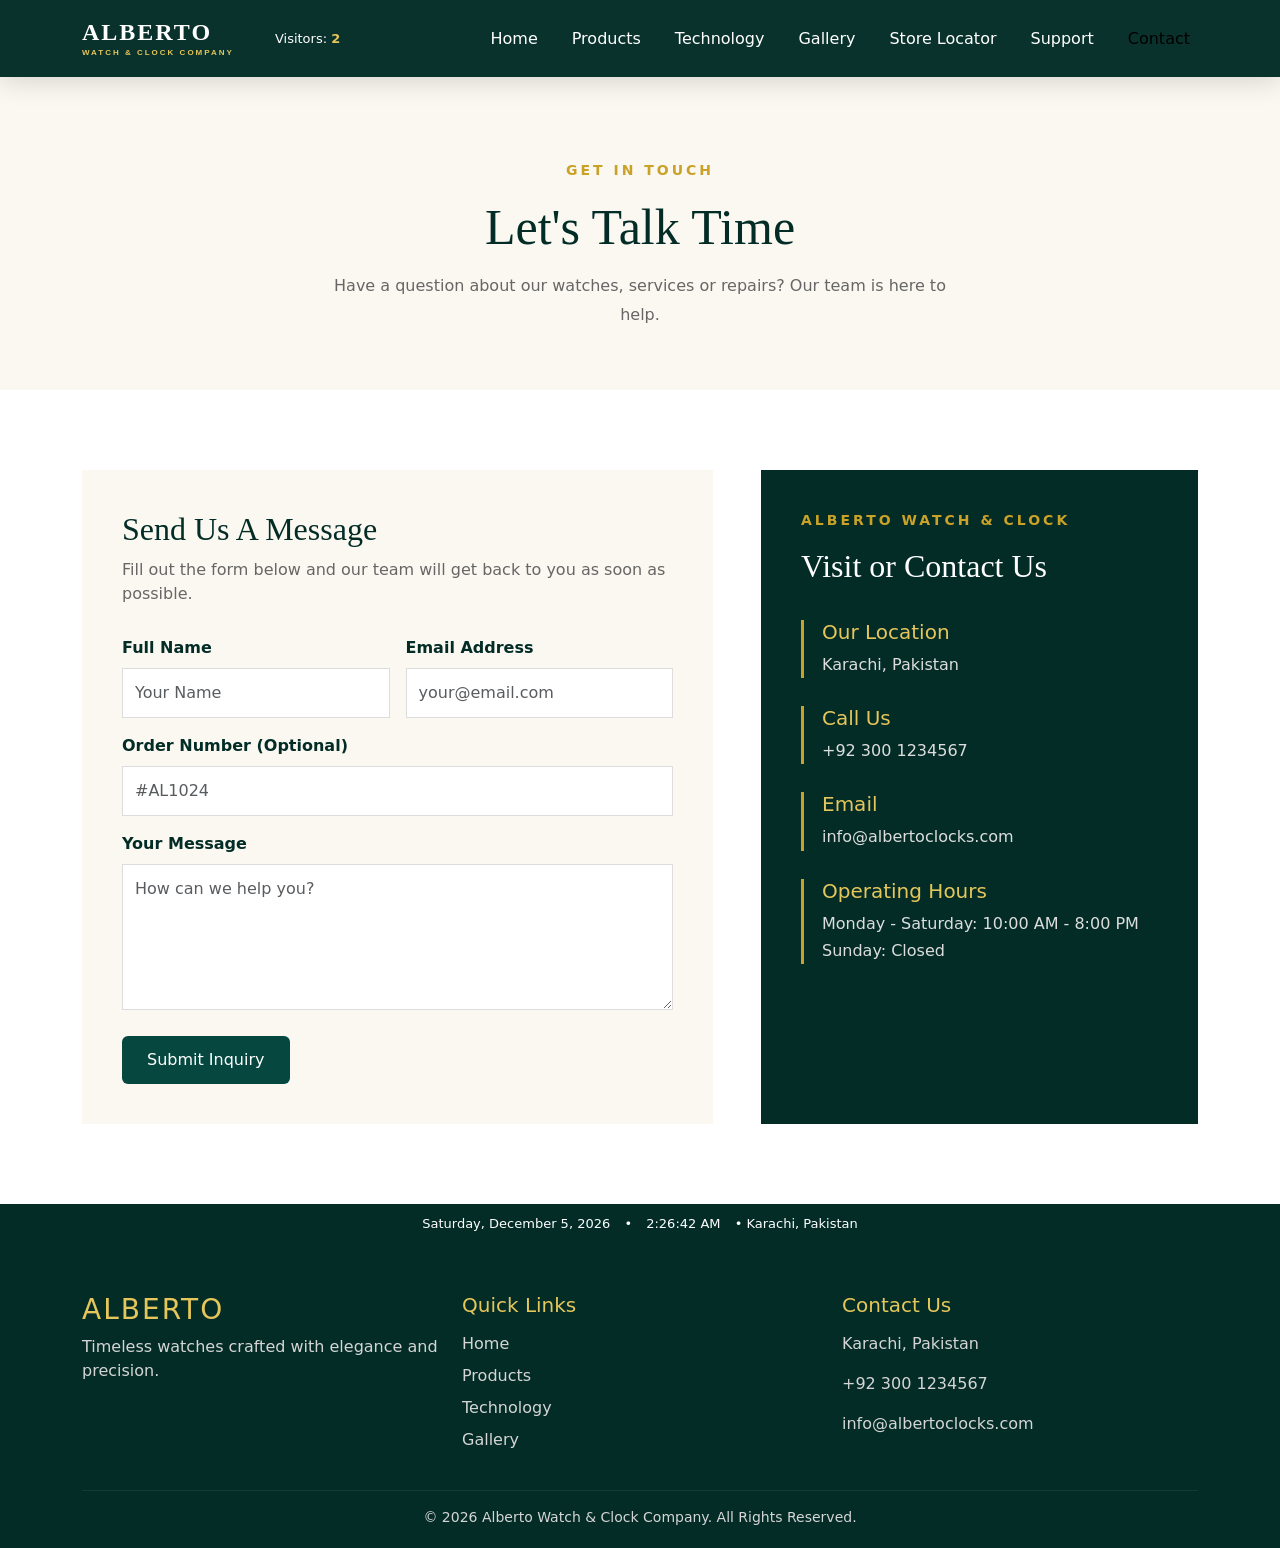
<file: Alberto-Watch And Clocks Company/contact.html>
<!doctype html>
<html lang="en">
<head>
    <meta charset="utf-8">
    <meta name="viewport" content="width=device-width, initial-scale=1">

    <title>Contact | Alberto Watch & Clock Company</title>

    <link href="https://cdn.jsdelivr.net/npm/bootstrap@5.3.8/dist/css/bootstrap.min.css"
          rel="stylesheet">

    <link rel="stylesheet" href="style.css">
</head>

<body>

<!-- NAVBAR -->
<nav class="navbar navbar-expand-lg fixed-top">
    <div class="container">

       <a class="navbar-brand" href="index.html">
    <span>ALBERTO</span>
    <small>WATCH & CLOCK COMPANY</small>
</a>

<div class="visitor-count">
    Visitors: <span id="visitorNumber">0</span>
</div>

        <button class="navbar-toggler"
                type="button"
                data-bs-toggle="collapse"
                data-bs-target="#navbarNav">

            <span class="navbar-toggler-icon"></span>
        </button>

        <div class="collapse navbar-collapse" id="navbarNav">

            <ul class="navbar-nav ms-auto">

                <li class="nav-item">
                    <a class="nav-link" href="index.html">Home</a>
                </li>

                <li class="nav-item">
                    <a class="nav-link" href="products.html">Products</a>
                </li>

                <li class="nav-item">
                    <a class="nav-link" href="technology.html">Technology</a>
                </li>

                <li class="nav-item">
                    <a class="nav-link" href="gallery.html">Gallery</a>
                </li>

                <li class="nav-item">
                    <a class="nav-link" href="store.html">Store Locator</a>
                </li>

                <li class="nav-item">
                    <a class="nav-link" href="support.html">Support</a>
                </li>

                <li class="nav-item">
                    <a class="nav-link active" href="contact.html">Contact</a>
                </li>

            </ul>

        </div>
    </div>
</nav>


<!-- CONTACT HEADER -->
<section class="contact-header">

    <div class="container text-center">

        <p class="section-title">GET IN TOUCH</p>

        <h1>Let's Talk Time</h1>

        <p>
            Have a question about our watches, services or repairs?
            Our team is here to help.
        </p>

    </div>

</section>


<!-- CONTACT SECTION -->
<section class="contact-section">

    <div class="container">

        <div class="row g-5">

            <!-- CONTACT FORM -->
            <div class="col-lg-7">

                <div class="contact-form">

                    <h2>Send Us A Message</h2>

                    <p class="contact-text">
                        Fill out the form below and our team will get
                        back to you as soon as possible.
                    </p>

                    <form id="contactForm">

                        <div class="row g-3">

                            <div class="col-md-6">

                                <label for="name">
                                    Full Name
                                </label>

                                <input type="text"
                                       class="form-control"
                                       id="name"
                                       placeholder="Your Name"
                                       required>

                            </div>


                            <div class="col-md-6">

                                <label for="email">
                                    Email Address
                                </label>

                                <input type="email"
                                       class="form-control"
                                       id="email"
                                       placeholder="your@email.com"
                                       required>

                            </div>


                            <div class="col-12">

                                <label for="orderNumber">
                                    Order Number (Optional)
                                </label>

                                <input type="text"
                                       class="form-control"
                                       id="orderNumber"
                                       placeholder="#AL1024">

                            </div>


                            <div class="col-12">

                                <label for="message">
                                    Your Message
                                </label>

                                <textarea class="form-control"
                                          id="message"
                                          rows="5"
                                          placeholder="How can we help you?"
                                          required></textarea>

                            </div>


                            <div class="col-12">

                                <button type="submit"
                                        class="btn btn-dark-green contact-btn">
                                    Submit Inquiry
                                </button>

                            </div>

                        </div>

                    </form>

                </div>

            </div>


            <!-- CONTACT INFORMATION -->
            <div class="col-lg-5">

                <div class="contact-info">

                    <p class="section-title">ALBERTO WATCH & CLOCK</p>

                    <h2>Visit or Contact Us</h2>


                    <div class="contact-item">

                        <h5>Our Location</h5>

                        <p>
                            Karachi, Pakistan
                        </p>

                    </div>


                    <div class="contact-item">

                        <h5>Call Us</h5>

                        <p>
                            +92 300 1234567
                        </p>

                    </div>


                    <div class="contact-item">

                        <h5>Email</h5>

                        <p>
                            info@albertoclocks.com
                        </p>

                    </div>


                    <div class="contact-item">

                        <h5>Operating Hours</h5>

                        <p>
                            Monday - Saturday: 10:00 AM - 8:00 PM
                            <br>
                            Sunday: Closed
                        </p>

                    </div>

                </div>

            </div>

        </div>

    </div>

</section>

<!--time ticker-->
<div class="time-ticker">
    <div class="ticker-content">
        <span id="currentDate"></span>
        <span> • </span>
        <span id="currentTime"></span>
        <span> • Karachi, Pakistan</span>
    </div>
</div>
<!-- FOOTER -->
<footer class="footer">

    <div class="container">

        <div class="row">

            <div class="col-md-4">

                <h3>ALBERTO</h3>

                <p>
                    Timeless watches crafted with elegance and precision.
                </p>

            </div>


            <div class="col-md-4">

                <h5>Quick Links</h5>

                <a href="index.html">Home</a>
                <a href="products.html">Products</a>
                <a href="technology.html">Technology</a>
                <a href="gallery.html">Gallery</a>

            </div>


            <div class="col-md-4">

                <h5>Contact Us</h5>

                <p>Karachi, Pakistan</p>
                <p>+92 300 1234567</p>
                <p>info@albertoclocks.com</p>

            </div>

        </div>


        <hr>

        <p class="copyright">
            © 2026 Alberto Watch & Clock Company. All Rights Reserved.
        </p>

    </div>

</footer>


<script src="https://cdn.jsdelivr.net/npm/bootstrap@5.3.8/dist/js/bootstrap.bundle.min.js"></script>

 <script src="jquery-4.0.0.js"></script>
 <script src="script.js"></script>
</body>
</html>
</file>
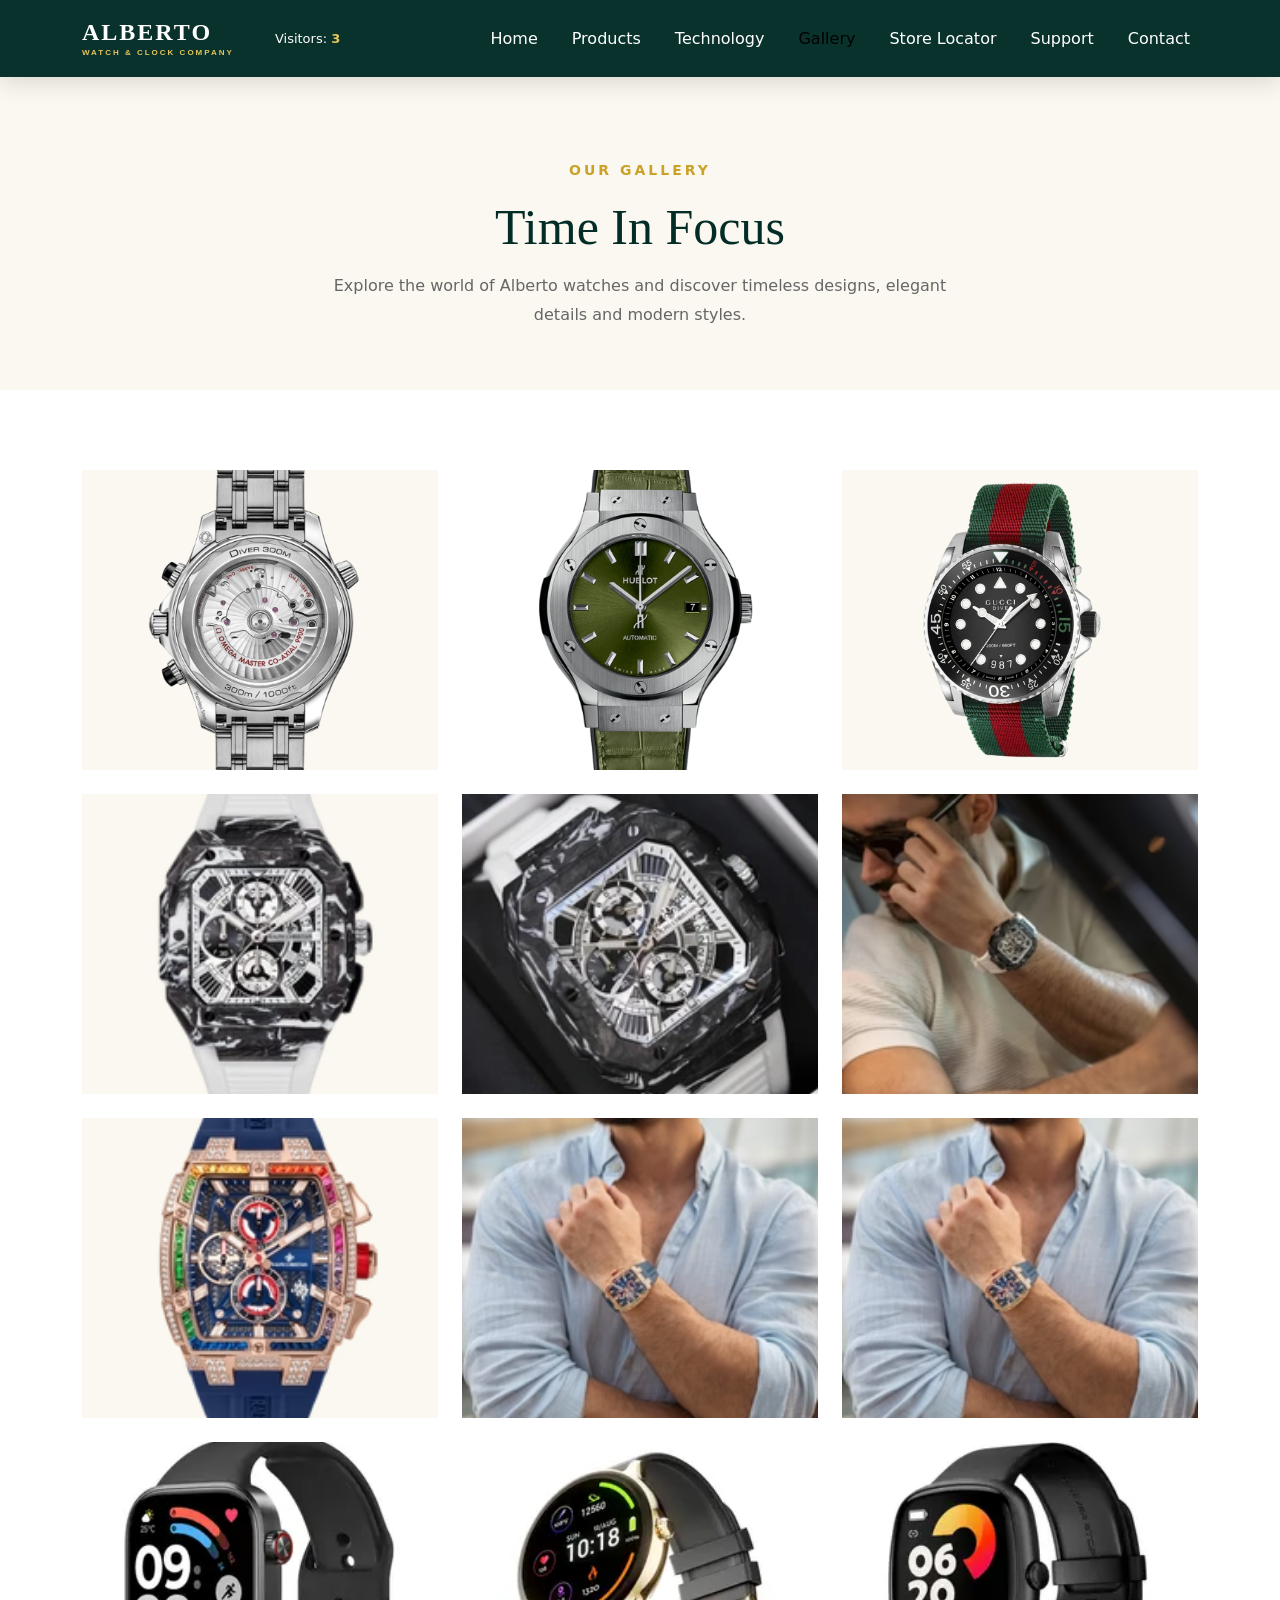
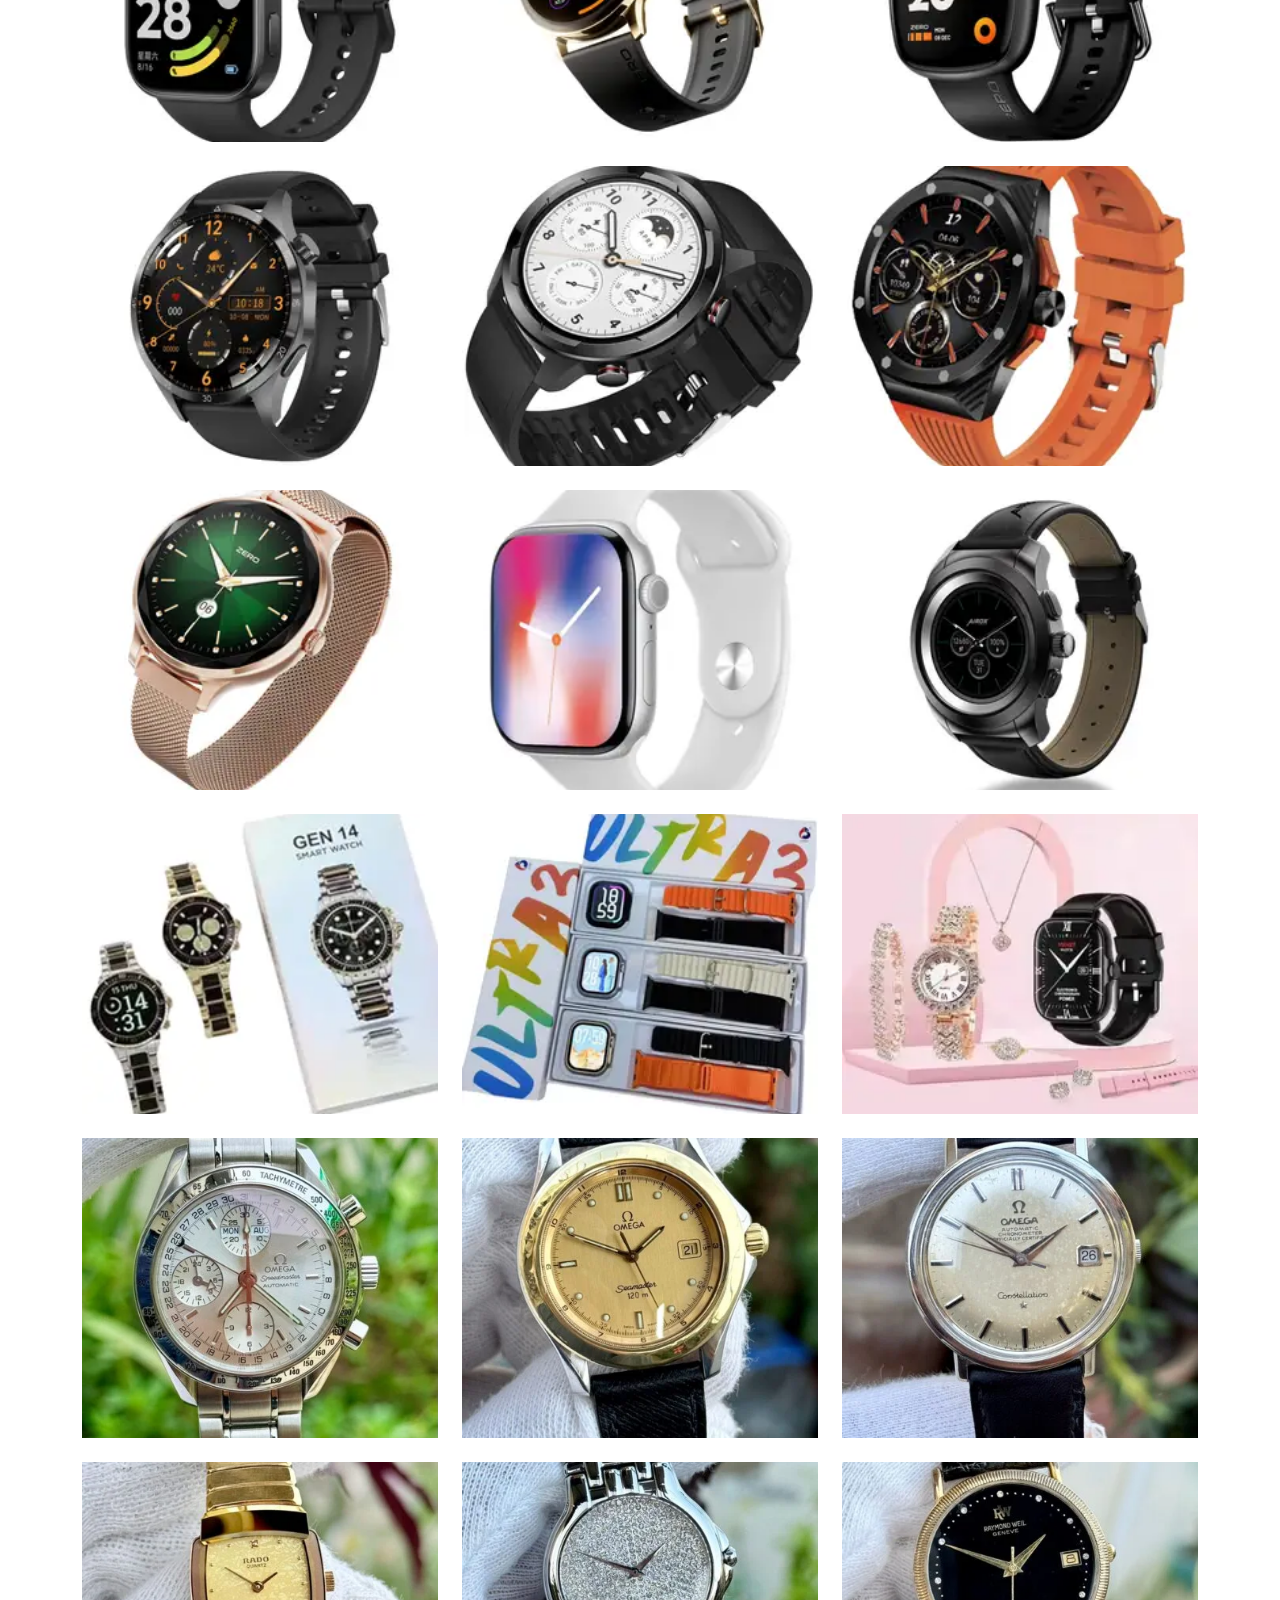
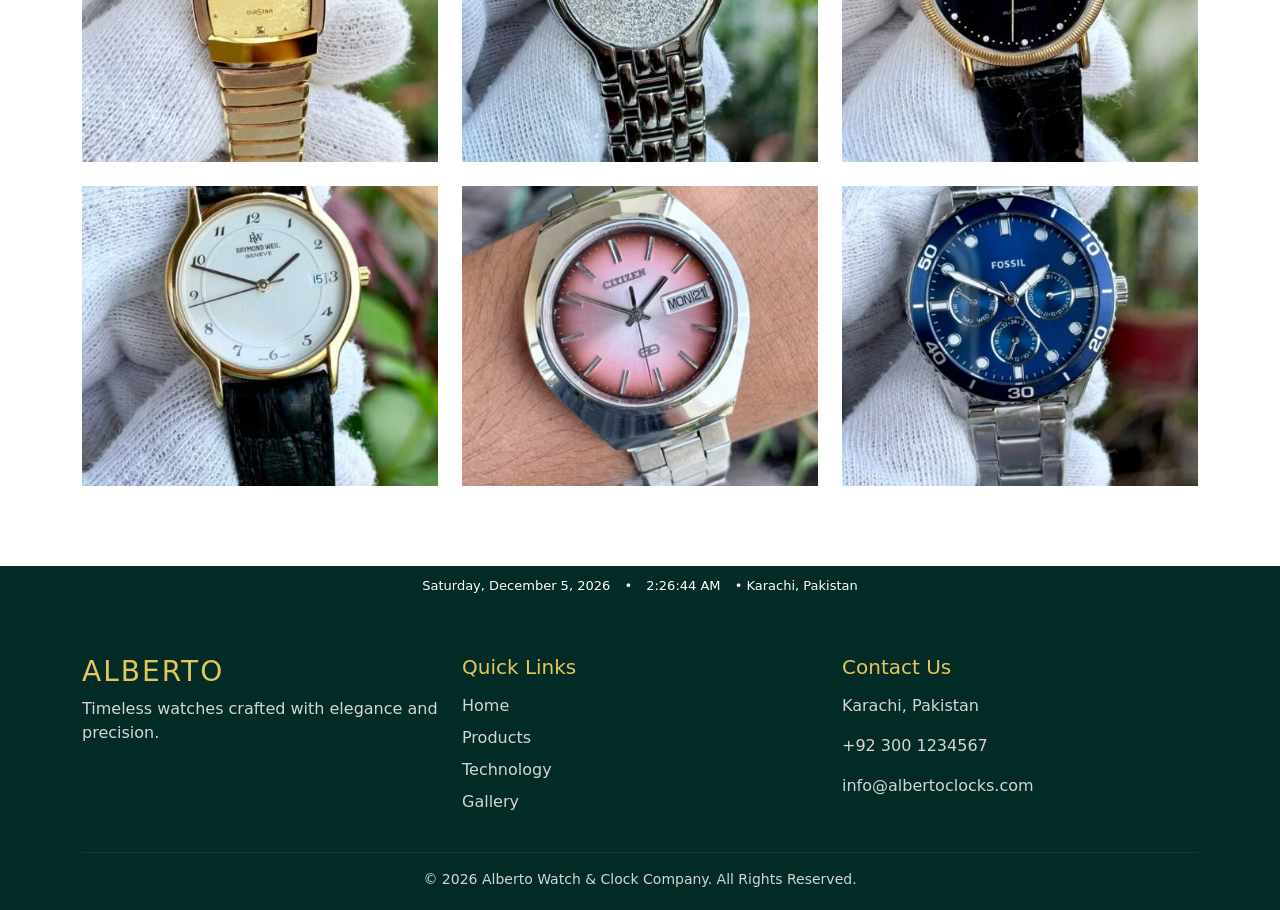
<file: Alberto-Watch And Clocks Company/gallery.html>
<!doctype html>
<html lang="en">

<head>
    <meta charset="utf-8">
    <meta name="viewport" content="width=device-width, initial-scale=1">

    <title>Gallery | Alberto Watch & Clock Company</title>

    <link href="https://cdn.jsdelivr.net/npm/bootstrap@5.3.8/dist/css/bootstrap.min.css"
          rel="stylesheet">

    <link rel="stylesheet" href="style.css">
</head>

<body>

<!-- NAVBAR -->
<nav class="navbar navbar-expand-lg fixed-top">
    <div class="container">

        <a class="navbar-brand" href="index.html">
    <span>ALBERTO</span>
    <small>WATCH & CLOCK COMPANY</small>
</a>

<div class="visitor-count">
    Visitors: <span id="visitorNumber">0</span>
</div>

        <button class="navbar-toggler"
                type="button"
                data-bs-toggle="collapse"
                data-bs-target="#navbarNav">

            <span class="navbar-toggler-icon"></span>
        </button>

        <div class="collapse navbar-collapse" id="navbarNav">

            <ul class="navbar-nav ms-auto">

                <li class="nav-item">
                    <a class="nav-link" href="index.html">Home</a>
                </li>

                <li class="nav-item">
                    <a class="nav-link" href="products.html">Products</a>
                </li>

                <li class="nav-item">
                    <a class="nav-link" href="technology.html">Technology</a>
                </li>

                <li class="nav-item">
                    <a class="nav-link active" href="gallery.html">Gallery</a>
                </li>

                <li class="nav-item">
                    <a class="nav-link" href="store.html">Store Locator</a>
                </li>

                <li class="nav-item">
                    <a class="nav-link" href="support.html">Support</a>
                </li>

                <li class="nav-item">
                    <a class="nav-link" href="contact.html">Contact</a>
                </li>

            </ul>

        </div>

    </div>
</nav>


<!-- GALLERY HEADER -->
<section class="gallery-header">

    <div class="container text-center">

        <p class="section-title">OUR GALLERY</p>

        <h1>Time In Focus</h1>

        <p>
            Explore the world of Alberto watches and discover
            timeless designs, elegant details and modern styles.
        </p>

    </div>

</section>


<!-- GALLERY -->
<section class="gallery-section">

    <div class="container">

        <div class="row g-4">

            <div class="col-md-4 col-sm-6">
                <div class="gallery-item">
                    <img src="Assets/pic1,jpg.webp"
                         alt="Alberto Watch 1">
                </div>
            </div>

            <div class="col-md-4 col-sm-6">
                <div class="gallery-item">
                    <img src="Assets/pic2,jpg.webp"
                         alt="Alberto Watch 2">
                </div>
            </div>

            <div class="col-md-4 col-sm-6">
                <div class="gallery-item">
                    <img src="Assets/pic3,jpg.webp"
                         alt="Alberto Watch 3">
                </div>
            </div>

            <div class="col-md-4 col-sm-6">
                <div class="gallery-item">
                    <img src="Assets/pic4,jpg.webp"
                         alt="Alberto Watch 4">
                </div>
            </div>

            <div class="col-md-4 col-sm-6">
                <div class="gallery-item">
                    <img src="Assets/pic5,jpg.webp"
                         alt="Alberto Watch 5">
                </div>
            </div>

            <div class="col-md-4 col-sm-6">
                <div class="gallery-item">
                    <img src="Assets/pic6,jpg.avif"
                         alt="Alberto Watch 6">
                </div>
            </div>

            <div class="col-md-4 col-sm-6">
                <div class="gallery-item">
                    <img src="Assets/pic7,jpg.avif"
                         alt="Alberto Watch 7">
                </div>
            </div>

            <div class="col-md-4 col-sm-6">
                <div class="gallery-item">
                    <img src="Assets/pic9,jpg.avif"
                         alt="Alberto Watch 8">
                </div>
            </div>

            <div class="col-md-4 col-sm-6">
                <div class="gallery-item">
                    <img src="Assets/pic9,jpg.avif"
                         alt="Alberto Watch 9">
                </div>
            </div>

            <div class="col-md-4 col-sm-6">
                <div class="gallery-item">
                    <img src="Assets/pic10,jpg.webp"
                         alt="Alberto Watch 10">
                </div>
            </div>

            <div class="col-md-4 col-sm-6">
                <div class="gallery-item">
                    <img src="Assets/pic11,jpg.webp"
                         alt="Alberto Watch 11">
                </div>
            </div>

            <div class="col-md-4 col-sm-6">
                <div class="gallery-item">
                    <img src="Assets/pic12,jpg.webp"
                         alt="Alberto Watch 12">
                </div>
            </div>

            <div class="col-md-4 col-sm-6">
                <div class="gallery-item">
                    <img src="Assets/pic13,jpg.webp"
                         alt="Alberto Watch 13">
                </div>
            </div>

            <div class="col-md-4 col-sm-6">
                <div class="gallery-item">
                    <img src="Assets/pic14,jpg.webp"
                         alt="Alberto Watch 14">
                </div>
            </div>

            <div class="col-md-4 col-sm-6">
                <div class="gallery-item">
                    <img src="Assets/pic15,jpg.webp"
                         alt="Alberto Watch 15">
                </div>
            </div>

            <div class="col-md-4 col-sm-6">
                <div class="gallery-item">
                    <img src="Assets/pic16,jpg.webp"
                         alt="Alberto Watch 16">
                </div>
            </div>

            <div class="col-md-4 col-sm-6">
                <div class="gallery-item">
                    <img src="Assets/pic17,jpg.webp"
                         alt="Alberto Watch 17">
                </div>
            </div>

            <div class="col-md-4 col-sm-6">
                <div class="gallery-item">
                    <img src="Assets/pic18,jpg.webp"
                         alt="Alberto Watch 18">
                </div>
            </div>

            <div class="col-md-4 col-sm-6">
                <div class="gallery-item">
                    <img src="Assets/pic19,jpg.webp"
                         alt="Alberto Watch 19">
                </div>
            </div>

            <div class="col-md-4 col-sm-6">
                <div class="gallery-item">
                    <img src="Assets/pic20,jpg.webp"
                         alt="Alberto Watch 20">
                </div>
            </div>

            <div class="col-md-4 col-sm-6">
                <div class="gallery-item">
                    <img src="Assets/pic21,jpg.webp"
                         alt="Alberto Watch 21">
                </div>
            </div>

            <div class="col-md-4 col-sm-6">
                <div class="gallery-item">
                    <img src="Assets/pic22,jpg.webp"
                         alt="Alberto Watch 22">
                </div>
            </div>

            <div class="col-md-4 col-sm-6">
                <div class="gallery-item">
                    <img src="  Assets/pic23,jpg.webp"
                         alt="Alberto Watch 23">
                </div>
            </div>

            <div class="col-md-4 col-sm-6">
                <div class="gallery-item">
                    <img src="Assets/pic24,jpg.webp"
                         alt="Alberto Watch 24">
                </div>
            </div>

            <div class="col-md-4 col-sm-6">
                <div class="gallery-item">
                    <img src="Assets/pic25,jpg.webp"
                         alt="Alberto Watch 25">
                </div>
            </div>

            <div class="col-md-4 col-sm-6">
                <div class="gallery-item">
                    <img src="Assets/pic26,jpg.webp"
                         alt="Alberto Watch 26">
                </div>
            </div>

            <div class="col-md-4 col-sm-6">
                <div class="gallery-item">
                    <img src="Assets/pic27,jpg.webp"
                         alt="Alberto Watch 27">
                </div>
            </div>

            <div class="col-md-4 col-sm-6">
                <div class="gallery-item">
                    <img src="Assets/pic28,jpg.webp"
                         alt="Alberto Watch 28">
                </div>
            </div>

            <div class="col-md-4 col-sm-6">
                <div class="gallery-item">
                    <img src="Assets/pic29,jpg.webp"
                         alt="Alberto Watch 29">
                </div>
            </div>

            <div class="col-md-4 col-sm-6">
                <div class="gallery-item">
                    <img src="Assets/pic30,jpg.webp"
                         alt="Alberto Watch 30">
                </div>
            </div>

        </div>

    </div>

</section>

<!--time ticker-->
<div class="time-ticker">
    <div class="ticker-content">
        <span id="currentDate"></span>
        <span> • </span>
        <span id="currentTime"></span>
        <span> • Karachi, Pakistan</span>
    </div>
</div>
<!-- FOOTER -->
<footer class="footer">

    <div class="container">

        <div class="row">

            <div class="col-md-4">

                <h3>ALBERTO</h3>

                <p>
                    Timeless watches crafted with elegance and precision.
                </p>

            </div>


            <div class="col-md-4">

                <h5>Quick Links</h5>

                <a href="index.html">Home</a>
                <a href="products.html">Products</a>
                <a href="technology.html">Technology</a>
                <a href="gallery.html">Gallery</a>

            </div>


            <div class="col-md-4">

                <h5>Contact Us</h5>

                <p>Karachi, Pakistan</p>
                <p>+92 300 1234567</p>
                <p>info@albertoclocks.com</p>

            </div>

        </div>

        <hr>

        <p class="copyright">
            © 2026 Alberto Watch & Clock Company. All Rights Reserved.
        </p>

    </div>

</footer>


<script src="https://cdn.jsdelivr.net/npm/bootstrap@5.3.8/dist/js/bootstrap.bundle.min.js"></script>
 <script src="jquery-4.0.0.js"></script>
 <script src="script.js"></script>
</body>
</html>
</file>
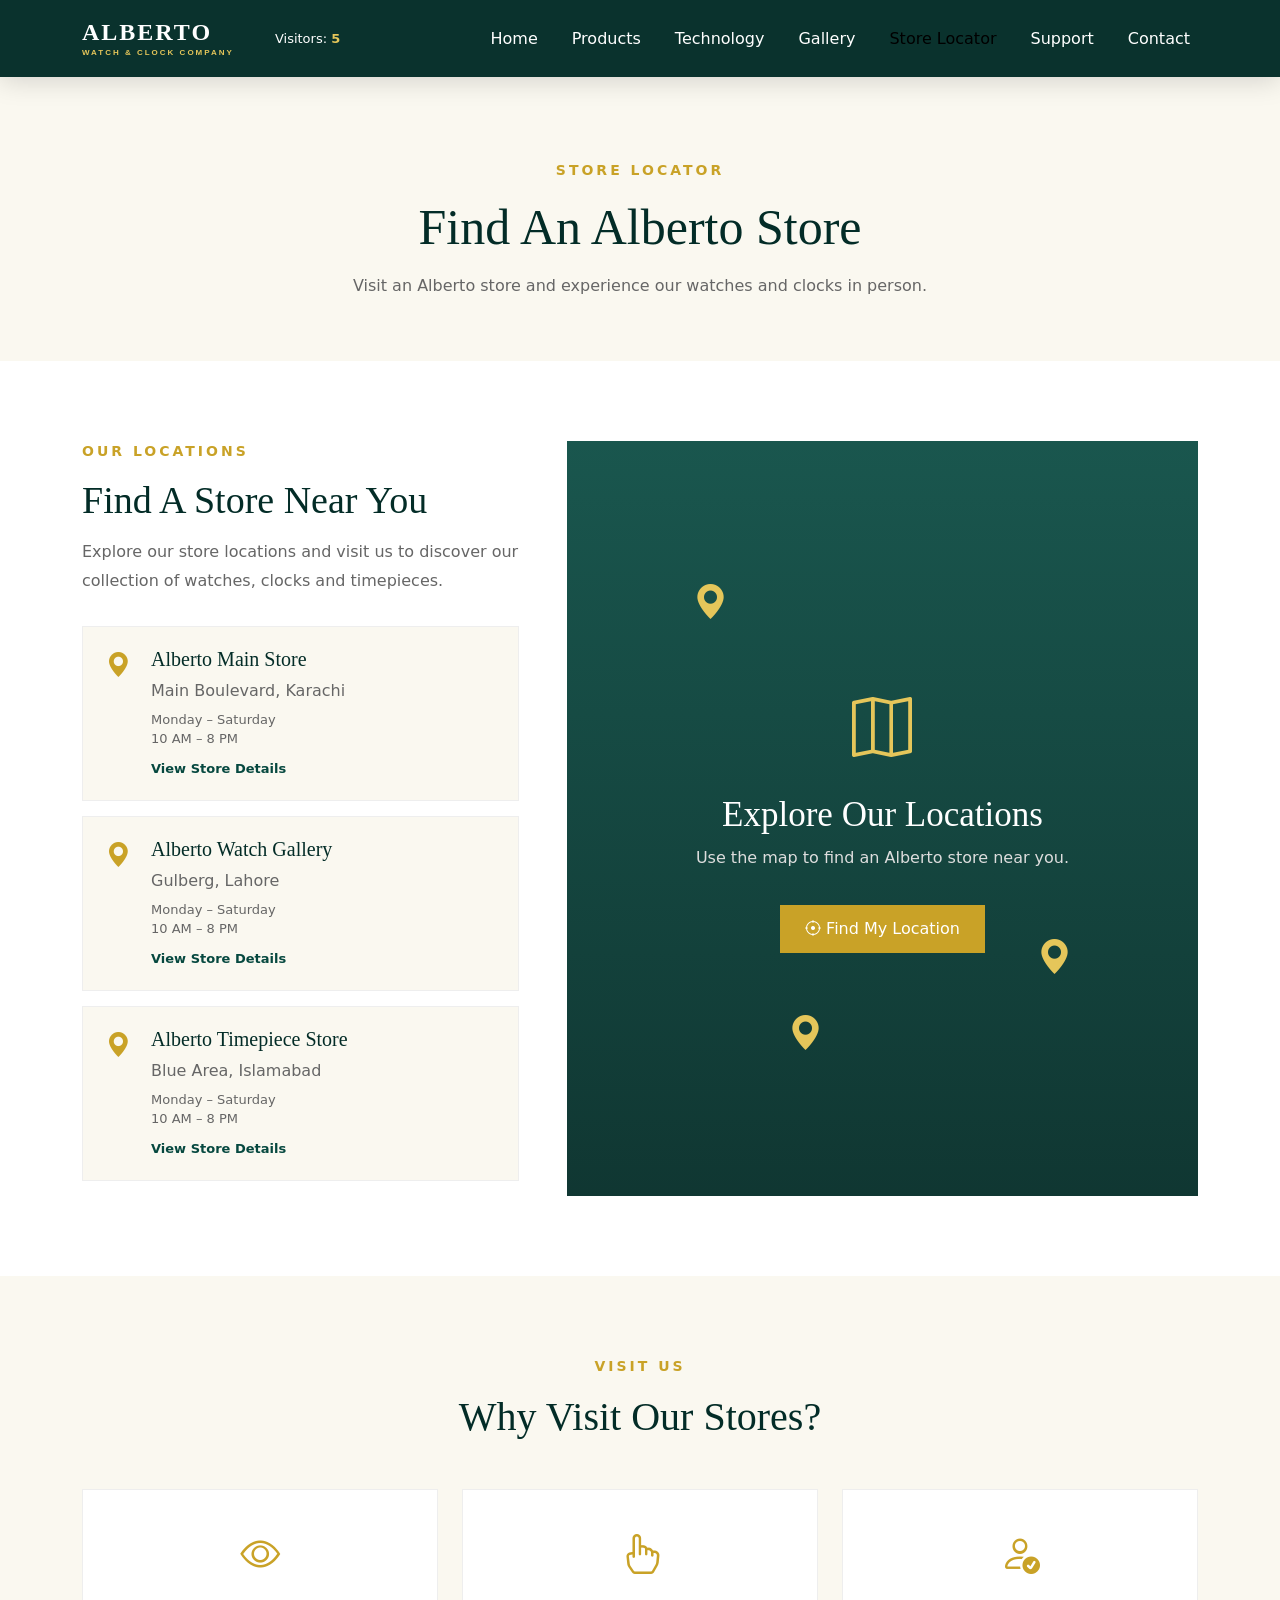
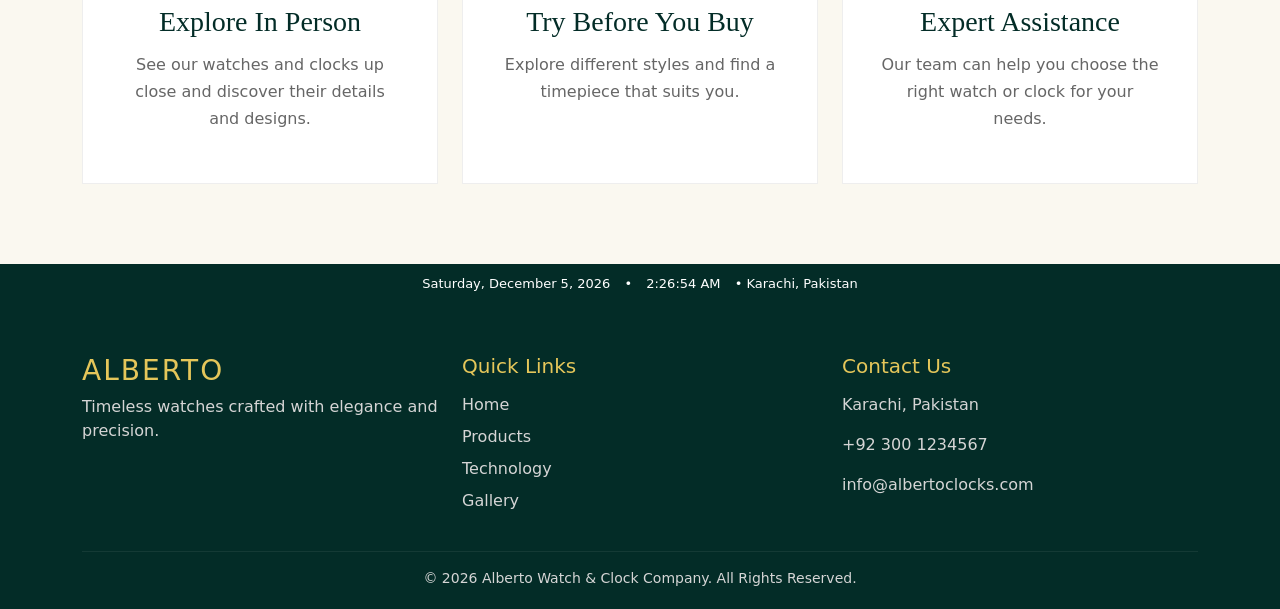
<file: Alberto-Watch And Clocks Company/store.html>
<!doctype html>
<html lang="en">

<head>

    <meta charset="utf-8">

    <meta name="viewport" content="width=device-width, initial-scale=1">

    <title>Store Locator | Alberto Watch & Clock Company</title>

    <link href="https://cdn.jsdelivr.net/npm/bootstrap@5.3.8/dist/css/bootstrap.min.css"
          rel="stylesheet">

    <link rel="stylesheet"
          href="https://cdn.jsdelivr.net/npm/bootstrap-icons@1.11.3/font/bootstrap-icons.min.css">

    <link rel="stylesheet" href="style.css">

</head>


<body>


<!-- NAVBAR -->

<nav class="navbar navbar-expand-lg fixed-top">

    <div class="container">

       <a class="navbar-brand" href="index.html">
    <span>ALBERTO</span>
    <small>WATCH & CLOCK COMPANY</small>
</a>

<div class="visitor-count">
    Visitors: <span id="visitorNumber">0</span>
</div>


        <button class="navbar-toggler"
                type="button"
                data-bs-toggle="collapse"
                data-bs-target="#navbarNav">

            <span class="navbar-toggler-icon"></span>

        </button>


        <div class="collapse navbar-collapse" id="navbarNav">

            <ul class="navbar-nav ms-auto">

                <li class="nav-item">
                    <a class="nav-link" href="index.html">Home</a>
                </li>

                <li class="nav-item">
                    <a class="nav-link" href="products.html">Products</a>
                </li>

                <li class="nav-item">
                    <a class="nav-link" href="technology.html">Technology</a>
                </li>

                <li class="nav-item">
                    <a class="nav-link" href="gallery.html">Gallery</a>
                </li>

                <li class="nav-item">
                    <a class="nav-link active" href="store.html">Store Locator</a>
                </li>

                <li class="nav-item">
                    <a class="nav-link" href="support.html">Support</a>
                </li>

                <li class="nav-item">
                    <a class="nav-link" href="contact.html">Contact</a>
                </li>

            </ul>

        </div>

    </div>

</nav>


<!-- STORE HEADER -->

<section class="store-header">

    <div class="container text-center">

        <p class="section-title">STORE LOCATOR</p>

        <h1>Find An Alberto Store</h1>

        <p>
            Visit an Alberto store and experience our
            watches and clocks in person.
        </p>

    </div>

</section>


<!-- STORE LOCATOR -->

<section class="locator-section">

    <div class="container">

        <div class="row g-5" >


            <!-- STORE LIST -->

            <div class="col-lg-5">

                <p class="section-title">OUR LOCATIONS</p>

                <h2>Find A Store Near You</h2>

                <p class="locator-text">
                    Explore our store locations and visit us
                    to discover our collection of watches,
                    clocks and timepieces.
                </p>


                <!-- STORE 1 -->

                <div class="store-card">

                    <div class="store-icon">
                        <i class="bi bi-geo-alt-fill"></i>
                    </div>

                    <div class="store-card-content">

                        <h3>Alberto Main Store</h3>

                        <p>
                            Main Boulevard, Karachi
                        </p>

                        <p class="store-hours">
                            Monday – Saturday
                            <br>
                            10 AM – 8 PM
                        </p>

                        <a href="#" class="store-link">
                            View Store Details
                        </a>

                    </div>

                </div>


                <!-- STORE 2 -->

                <div class="store-card">

                    <div class="store-icon">
                        <i class="bi bi-geo-alt-fill"></i>
                    </div>

                    <div class="store-card-content">

                        <h3>Alberto Watch Gallery</h3>

                        <p>
                            Gulberg, Lahore
                        </p>

                        <p class="store-hours">
                            Monday – Saturday
                            <br>
                            10 AM – 8 PM
                        </p>

                        <a href="#" class="store-link">
                            View Store Details
                        </a>

                    </div>

                </div>


                <!-- STORE 3 -->

                <div class="store-card">

                    <div class="store-icon">
                        <i class="bi bi-geo-alt-fill"></i>
                    </div>

                    <div class="store-card-content">

                        <h3>Alberto Timepiece Store</h3>

                        <p>
                            Blue Area, Islamabad
                        </p>

                        <p class="store-hours">
                            Monday – Saturday
                            <br>
                            10 AM – 8 PM
                        </p>

                        <a href="#" class="store-link">
                            View Store Details
                        </a>

                    </div>

                </div>

            </div>


            <!-- MAP AREA -->

            <div class="col-lg-7">

                <div class="map-area">

                    <div class="map-content">

                        <i class="bi bi-map"></i>

                        <h3>Explore Our Locations</h3>

                        <p>
                            Use the map to find an Alberto
                            store near you.
                        </p>


                        <button class="btn-gold" id="findLocation">

                            <i class="bi bi-crosshair"></i>

                            Find My Location

                        </button>

                    </div>


                    <!-- MAP PINS -->

                    <div class="map-pin pin-one">
                        <i class="bi bi-geo-alt-fill"></i>
                    </div>

                    <div class="map-pin pin-two">
                        <i class="bi bi-geo-alt-fill"></i>
                    </div>

                    <div class="map-pin pin-three">
                        <i class="bi bi-geo-alt-fill"></i>
                    </div>

                </div>

            </div>

        </div>

    </div>

</section>


<!-- STORE BENEFITS -->

<section class="store-benefits">

    <div class="container">

        <div class="text-center">

            <p class="section-title">VISIT US</p>

            <h2>Why Visit Our Stores?</h2>

        </div>


        <div class="row g-4 mt-4">


            <div class="col-md-4">

                <div class="benefit-card">

                    <i class="bi bi-eye"></i>

                    <h3>Explore In Person</h3>

                    <p>
                        See our watches and clocks up close
                        and discover their details and designs.
                    </p>

                </div>

            </div>


            <div class="col-md-4">

                <div class="benefit-card">

                    <i class="bi bi-hand-index"></i>

                    <h3>Try Before You Buy</h3>

                    <p>
                        Explore different styles and find
                        a timepiece that suits you.
                    </p>

                </div>

            </div>


            <div class="col-md-4">

                <div class="benefit-card">

                    <i class="bi bi-person-check"></i>

                    <h3>Expert Assistance</h3>

                    <p>
                        Our team can help you choose the
                        right watch or clock for your needs.
                    </p>

                </div>

            </div>


        </div>

    </div>

</section>

<!--time ticker-->
<div class="time-ticker">
    <div class="ticker-content">
        <span id="currentDate"></span>
        <span> • </span>
        <span id="currentTime"></span>
        <span> • Karachi, Pakistan</span>
    </div>
</div>
<!-- FOOTER -->

<footer class="footer">

    <div class="container">

        <div class="row">

            <div class="col-md-4">

                <h3>ALBERTO</h3>

                <p>
                    Timeless watches crafted with elegance
                    and precision.
                </p>

            </div>


            <div class="col-md-4">

                <h5>Quick Links</h5>

                <a href="index.html">Home</a>
                <a href="products.html">Products</a>
                <a href="technology.html">Technology</a>
                <a href="gallery.html">Gallery</a>

            </div>


            <div class="col-md-4">

                <h5>Contact Us</h5>

                <p>Karachi, Pakistan</p>
                <p>+92 300 1234567</p>
                <p>info@albertoclocks.com</p>

            </div>

        </div>

        <hr>

        <p class="copyright">
            © 2026 Alberto Watch & Clock Company.
            All Rights Reserved.
        </p>

    </div>

</footer>


<script src="https://cdn.jsdelivr.net/npm/bootstrap@5.3.8/dist/js/bootstrap.bundle.min.js"></script>
 <script src="jquery-4.0.0.js"></script>
 <script src="script.js"></script>
</body>

</html>
</file>
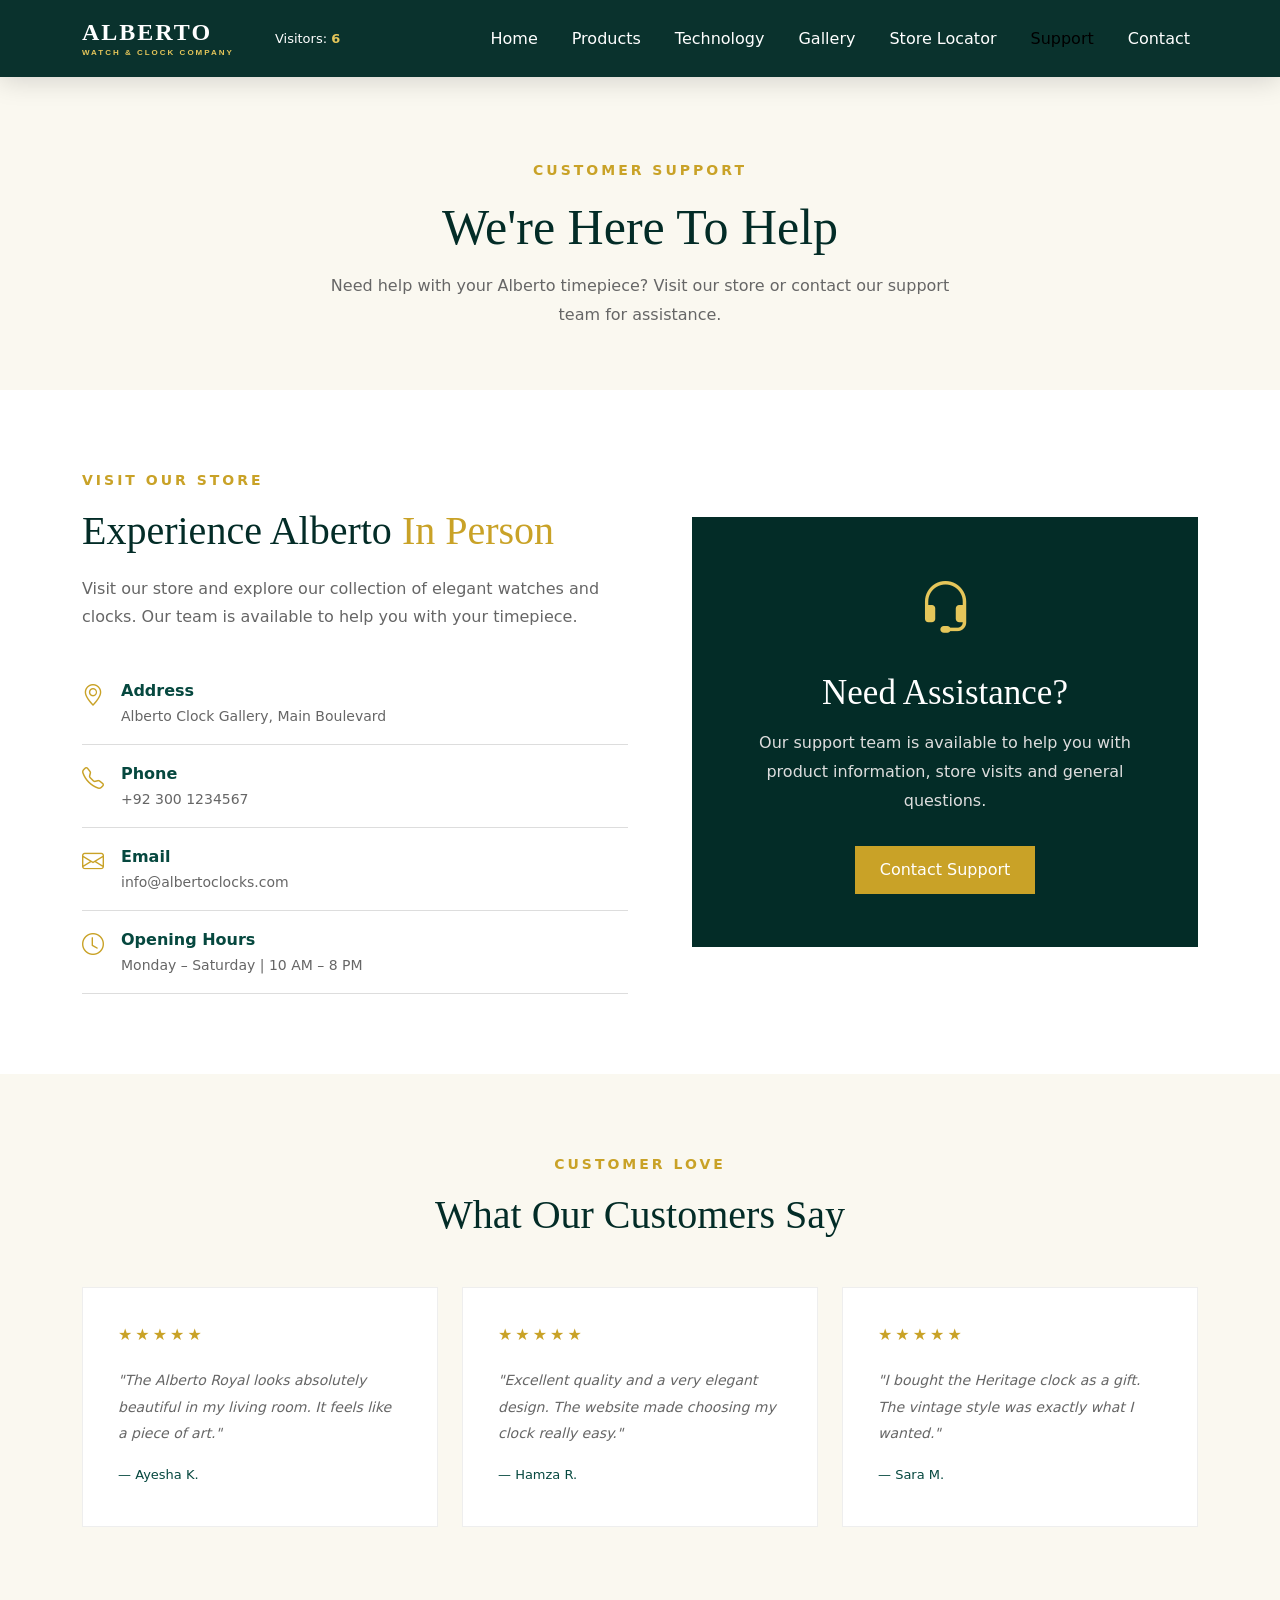
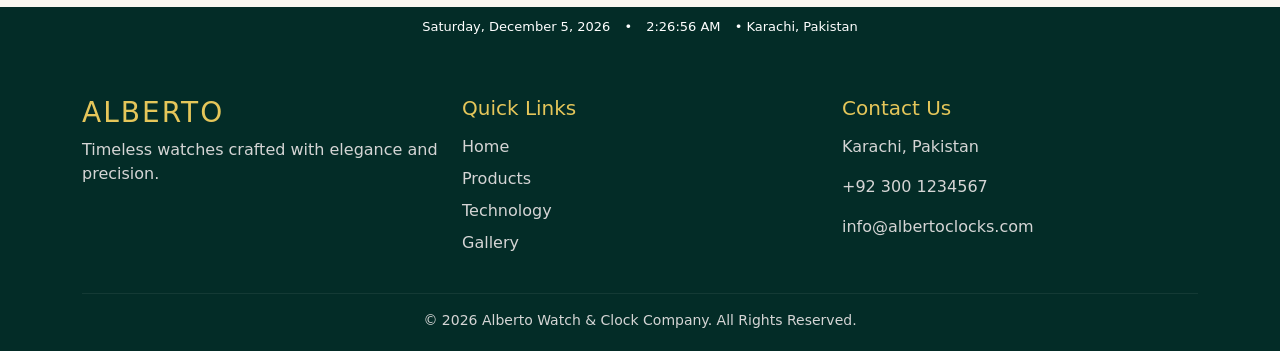
<file: Alberto-Watch And Clocks Company/support.html>
<!doctype html>
<html lang="en">

<head>

    <meta charset="utf-8">

    <meta name="viewport" content="width=device-width, initial-scale=1">

    <title>Support | Alberto Watch & Clock Company</title>

    <link href="https://cdn.jsdelivr.net/npm/bootstrap@5.3.8/dist/css/bootstrap.min.css"
          rel="stylesheet">

    <link rel="stylesheet"
          href="https://cdn.jsdelivr.net/npm/bootstrap-icons@1.11.3/font/bootstrap-icons.min.css">

    <link rel="stylesheet" href="style.css">

</head>


<body>


<!-- NAVBAR -->

<nav class="navbar navbar-expand-lg fixed-top">

    <div class="container">

        <a class="navbar-brand" href="index.html">
    <span>ALBERTO</span>
    <small>WATCH & CLOCK COMPANY</small>
</a>

<div class="visitor-count">
    Visitors: <span id="visitorNumber">0</span>
</div>


        <button class="navbar-toggler"
                type="button"
                data-bs-toggle="collapse"
                data-bs-target="#navbarNav">

            <span class="navbar-toggler-icon"></span>

        </button>


        <div class="collapse navbar-collapse" id="navbarNav">

            <ul class="navbar-nav ms-auto">

                <li class="nav-item">
                    <a class="nav-link" href="index.html">Home</a>
                </li>

                <li class="nav-item">
                    <a class="nav-link" href="products.html">Products</a>
                </li>

                <li class="nav-item">
                    <a class="nav-link" href="technology.html">Technology</a>
                </li>

                <li class="nav-item">
                    <a class="nav-link" href="gallery.html">Gallery</a>
                </li>

                <li class="nav-item">
                    <a class="nav-link" href="store.html">Store Locator</a>
                </li>

                <li class="nav-item">
                    <a class="nav-link active" href="support.html">Support</a>
                </li>

                <li class="nav-item">
                    <a class="nav-link" href="contact.html">Contact</a>
                </li>

            </ul>

        </div>

    </div>

</nav>


<!-- SUPPORT HEADER -->

<section class="support-header">

    <div class="container text-center">

        <p class="section-title">CUSTOMER SUPPORT</p>

        <h1>We're Here To Help</h1>

        <p>
            Need help with your Alberto timepiece?
            Visit our store or contact our support team
            for assistance.
        </p>

    </div>

</section>


<!-- STORE SUPPORT -->

<section class="store-support">

    <div class="container">

        <div class="row align-items-center">

            <div class="col-lg-6">

                <p class="section-title">VISIT OUR STORE</p>

                <h2>
                    Experience Alberto
                    <span>In Person</span>
                </h2>

                <p class="store-description">
                    Visit our store and explore our collection
                    of elegant watches and clocks. Our team is
                    available to help you with your timepiece.
                </p>


                <div class="store-info">

                    <div>

                        <i class="bi bi-geo-alt"></i>

                        <div>
                            <strong>Address</strong>
                            <p>Alberto Clock Gallery, Main Boulevard</p>
                        </div>

                    </div>


                    <div>

                        <i class="bi bi-telephone"></i>

                        <div>
                            <strong>Phone</strong>
                            <p>+92 300 1234567</p>
                        </div>

                    </div>


                    <div>

                        <i class="bi bi-envelope"></i>

                        <div>
                            <strong>Email</strong>
                            <p>info@albertoclocks.com</p>
                        </div>

                    </div>


                    <div>

                        <i class="bi bi-clock"></i>

                        <div>
                            <strong>Opening Hours</strong>
                            <p>Monday – Saturday | 10 AM – 8 PM</p>
                        </div>

                    </div>

                </div>

            </div>


            <div class="col-lg-6">

                <div class="support-box">

                    <i class="bi bi-headset"></i>

                    <h3>
                        Need Assistance?
                    </h3>

                    <p>
                        Our support team is available to help
                        you with product information, store
                        visits and general questions.
                    </p>

                    <a href="contact.html" class="btn-gold">
                        Contact Support
                    </a>

                </div>

            </div>

        </div>

    </div>

</section>


<!-- REVIEWS -->

<section class="reviews">

    <div class="container">

        <div class="text-center">

            <p class="section-title">CUSTOMER LOVE</p>

            <h2 class="support-review-title">
                What Our Customers Say
            </h2>

        </div>


        <div class="row g-4 mt-4">


            <div class="col-lg-4">

                <div class="review-card">

                    <div class="stars">
                        ★★★★★
                    </div>

                    <p>
                        "The Alberto Royal looks absolutely
                        beautiful in my living room. It feels
                        like a piece of art."
                    </p>

                    <h4>
                        — Ayesha K.
                    </h4>

                </div>

            </div>


            <div class="col-lg-4">

                <div class="review-card">

                    <div class="stars">
                        ★★★★★
                    </div>

                    <p>
                        "Excellent quality and a very elegant
                        design. The website made choosing my
                        clock really easy."
                    </p>

                    <h4>
                        — Hamza R.
                    </h4>

                </div>

            </div>


            <div class="col-lg-4">

                <div class="review-card">

                    <div class="stars">
                        ★★★★★
                    </div>

                    <p>
                        "I bought the Heritage clock as a gift.
                        The vintage style was exactly what I
                        wanted."
                    </p>

                    <h4>
                        — Sara M.
                    </h4>

                </div>

            </div>


        </div>

    </div>

</section>

<!--time ticker-->
<div class="time-ticker">
    <div class="ticker-content">
        <span id="currentDate"></span>
        <span> • </span>
        <span id="currentTime"></span>
        <span> • Karachi, Pakistan</span>
    </div>
</div>
<!-- FOOTER -->

<footer class="footer">

    <div class="container">

        <div class="row">

            <div class="col-md-4">

                <h3>ALBERTO</h3>

                <p>
                    Timeless watches crafted with elegance
                    and precision.
                </p>

            </div>


            <div class="col-md-4">

                <h5>Quick Links</h5>

                <a href="index.html">Home</a>
                <a href="products.html">Products</a>
                <a href="technology.html">Technology</a>
                <a href="gallery.html">Gallery</a>

            </div>


            <div class="col-md-4">

                <h5>Contact Us</h5>

                <p>Karachi, Pakistan</p>
                <p>+92 300 1234567</p>
                <p>info@albertoclocks.com</p>

            </div>

        </div>


        <hr>


        <p class="copyright">
            © 2026 Alberto Watch & Clock Company. All Rights Reserved.
        </p>

    </div>

</footer>


<script src="https://cdn.jsdelivr.net/npm/bootstrap@5.3.8/dist/js/bootstrap.bundle.min.js"></script>
 <script src="jquery-4.0.0.js"></script>
 <script src="script.js"></script>
</body>

</html>
</file>
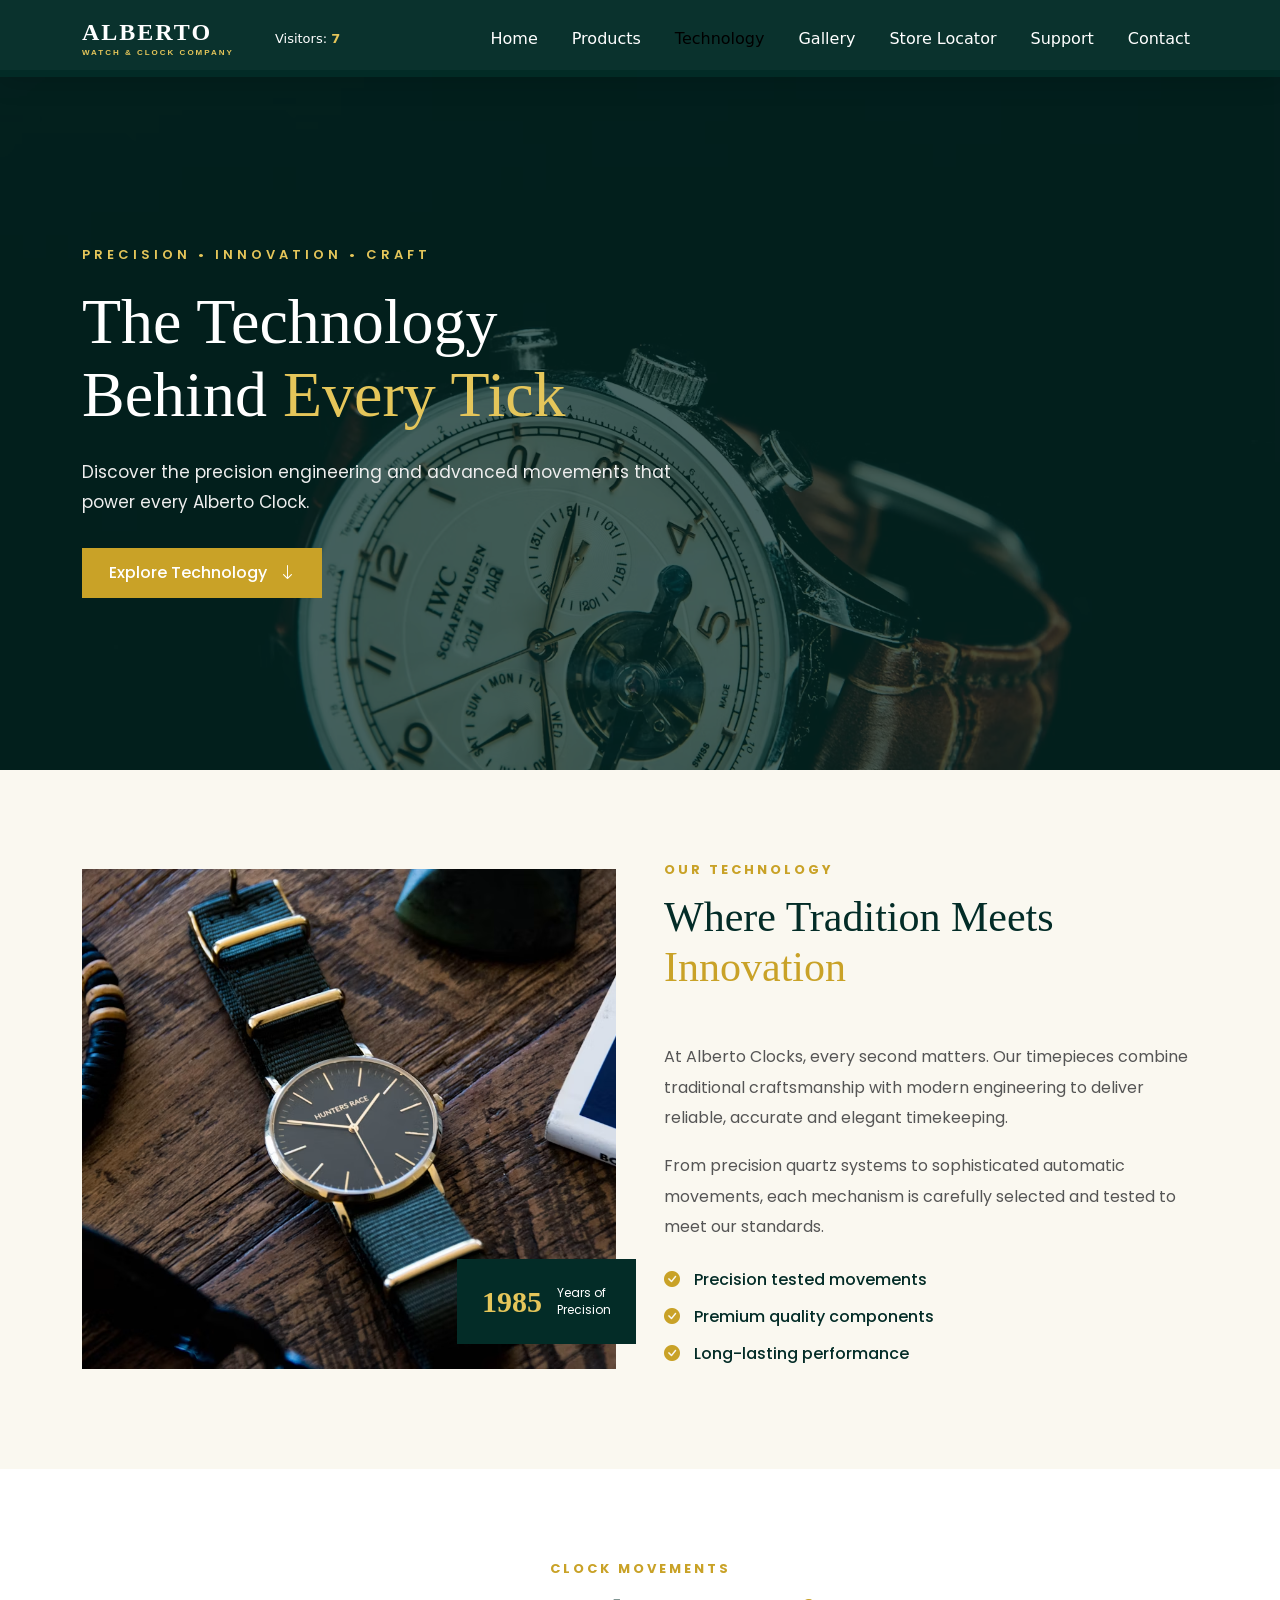
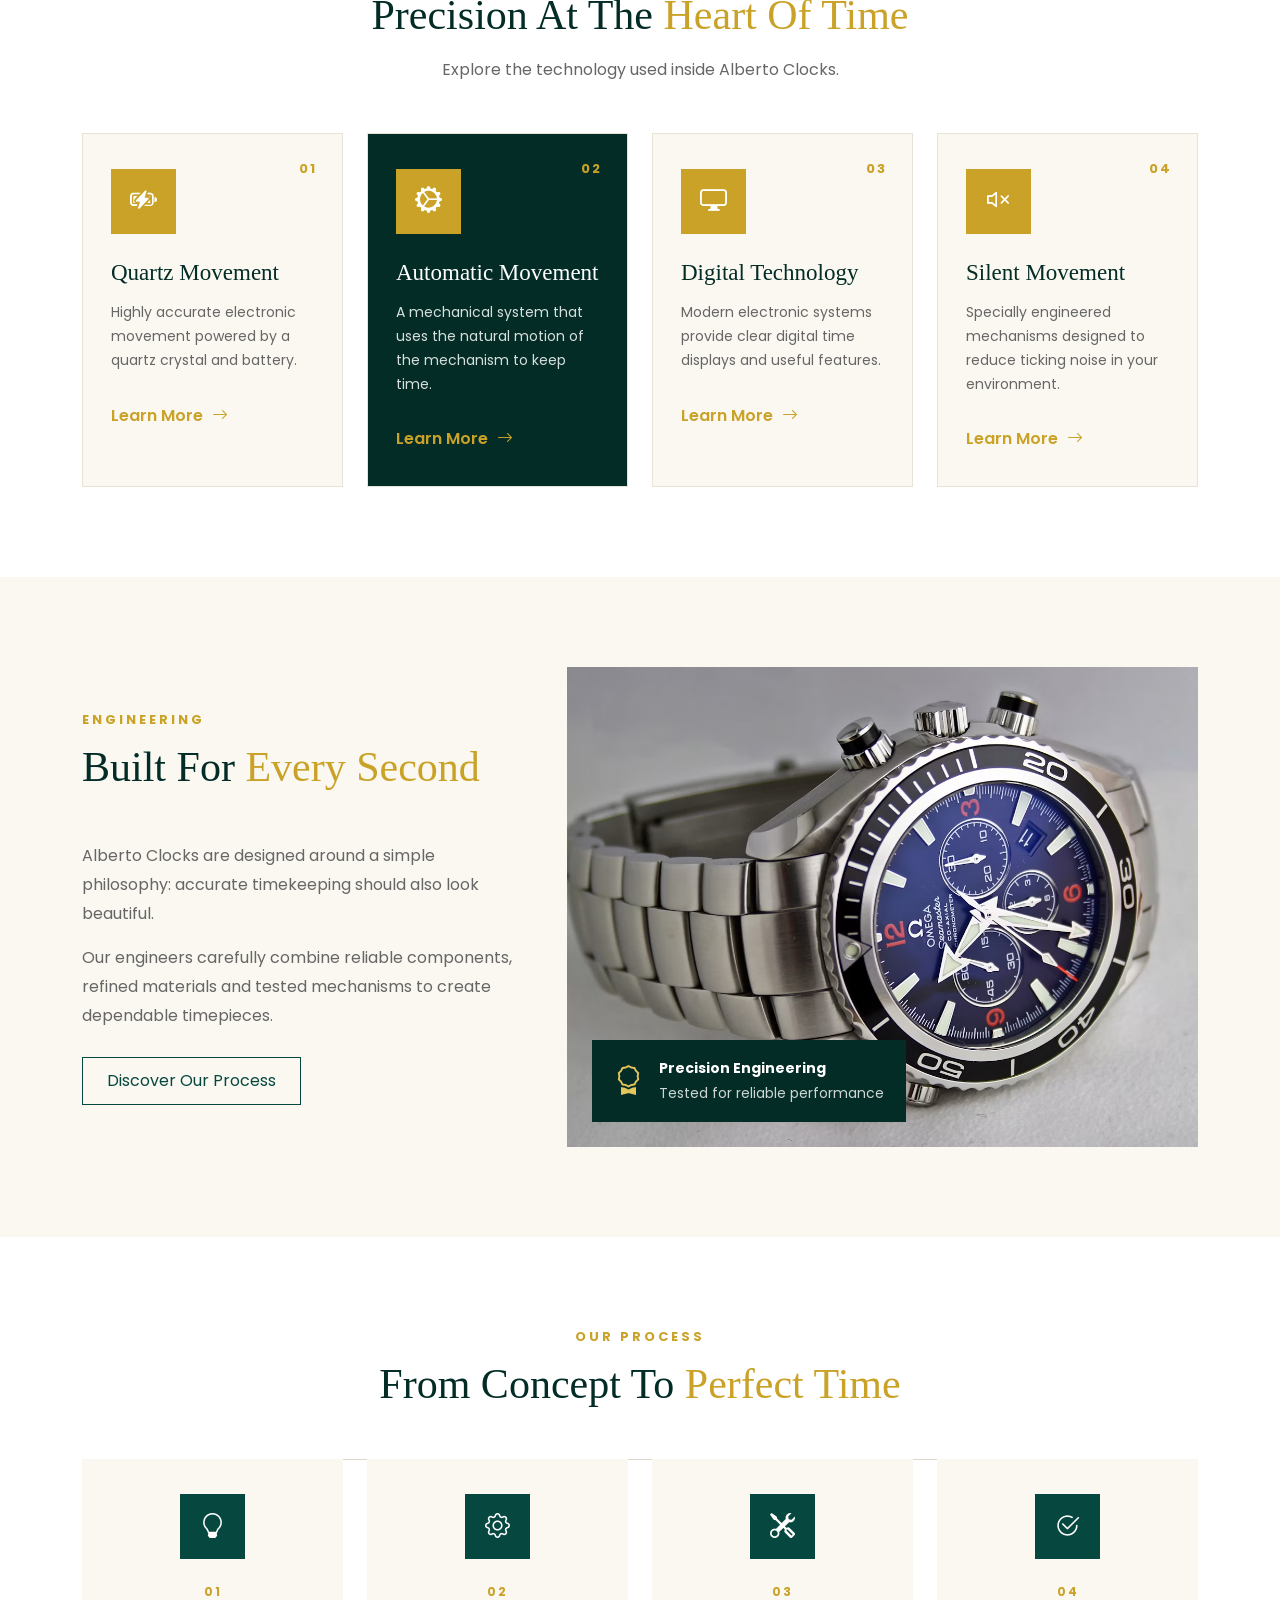
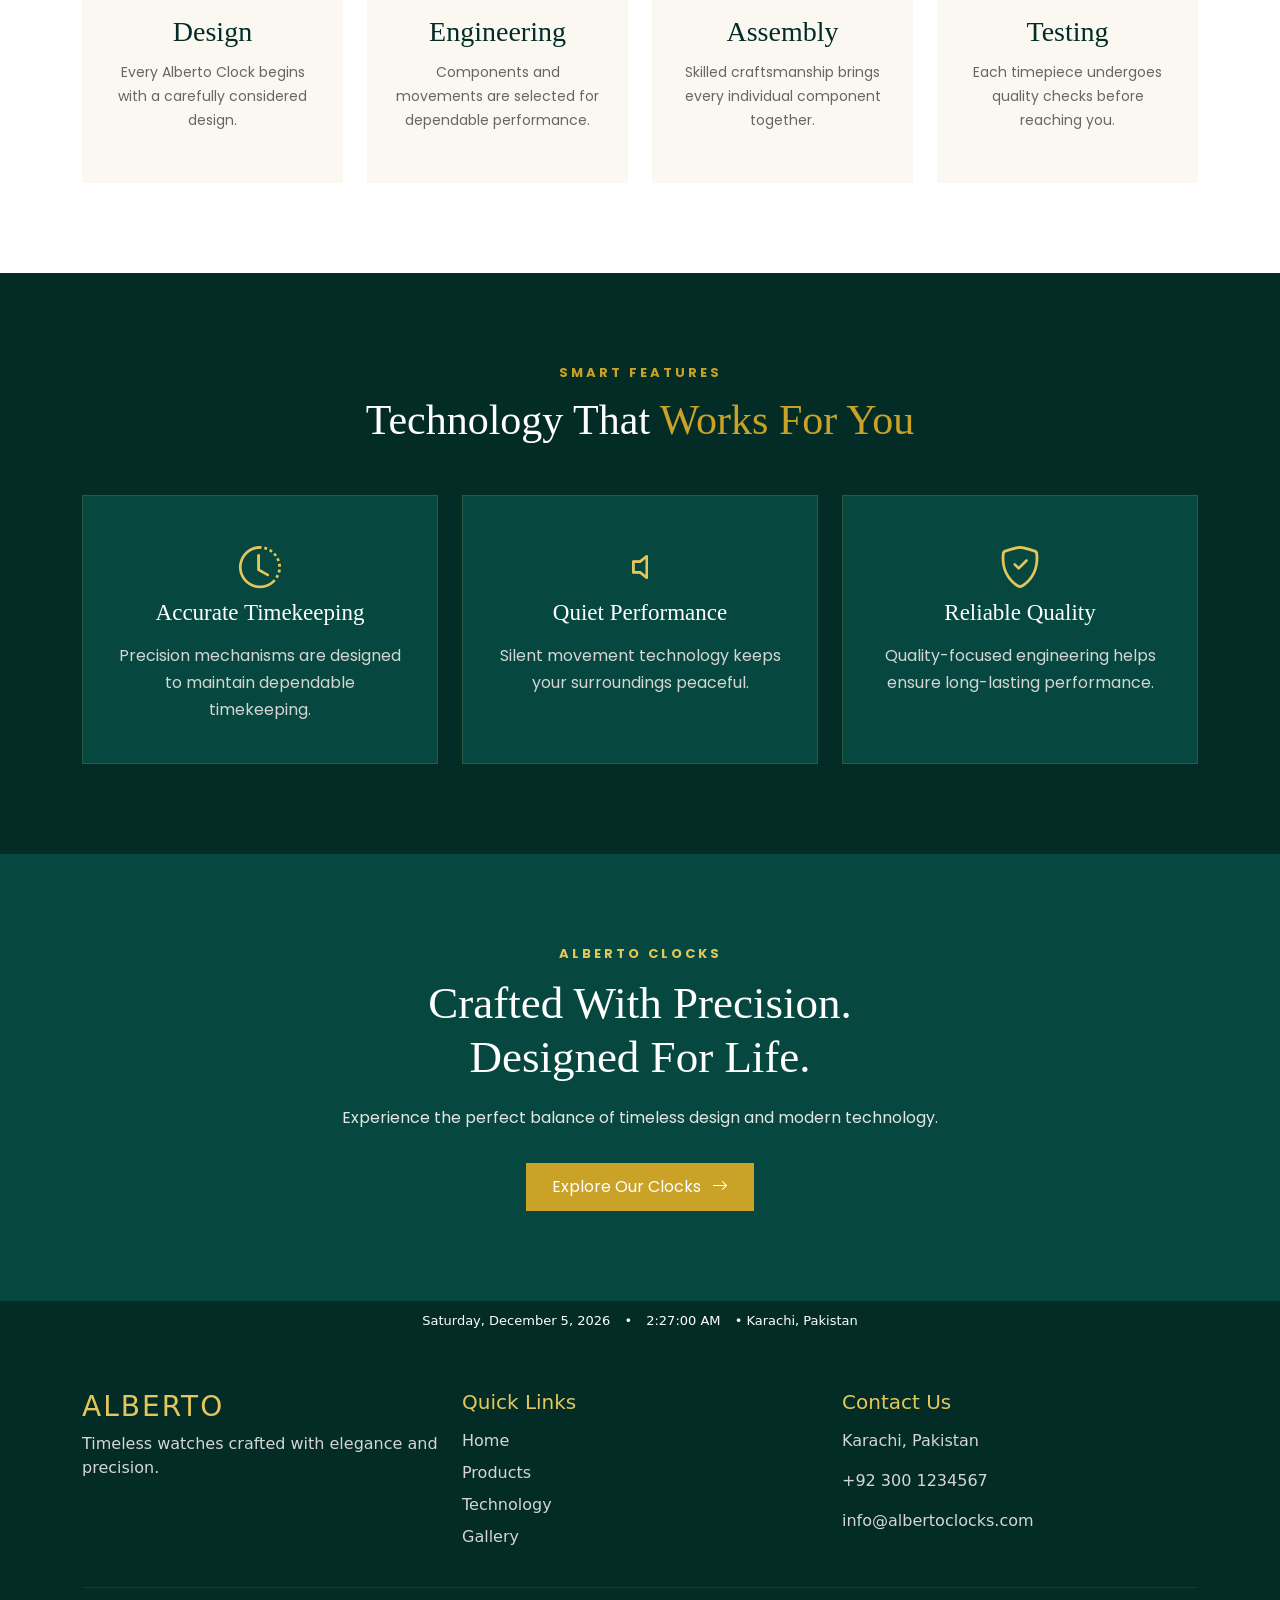
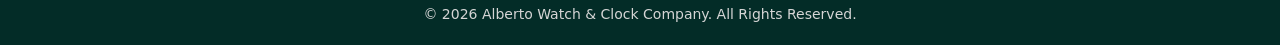
<file: Alberto-Watch And Clocks Company/technology.html>
<!DOCTYPE html>
<html lang="en">
<head>
    <meta charset="UTF-8">
    <meta name="viewport" content="width=device-width, initial-scale=1.0">

    <title>Technology | Alberto Watch & Clock Company</title>

    <!-- Bootstrap -->
    <link href="https://cdn.jsdelivr.net/npm/bootstrap@5.3.3/dist/css/bootstrap.min.css" rel="stylesheet">

    <!-- Bootstrap Icons -->
    <link href="https://cdn.jsdelivr.net/npm/bootstrap-icons@1.11.3/font/bootstrap-icons.min.css" rel="stylesheet">

    <!-- Google Fonts -->
    <link href="https://fonts.googleapis.com/css2?family=Playfair+Display:wght@500;600;700&family=Poppins:wght@300;400;500;600;700&display=swap" rel="stylesheet">

    <!-- Main CSS -->
    <link rel="stylesheet" href="style.css">
</head>

<body>


<!-- ================= NAVBAR ================= -->

<nav class="navbar navbar-expand-lg fixed-top">

    <div class="container">

       <a class="navbar-brand" href="index.html">
    <span>ALBERTO</span>
    <small>WATCH & CLOCK COMPANY</small>
</a>

<div class="visitor-count">
    Visitors: <span id="visitorNumber">0</span>
</div>

        <button class="navbar-toggler"
                type="button"
                data-bs-toggle="collapse"
                data-bs-target="#navbarNav">

            <span class="navbar-toggler-icon"></span>

        </button>

        <div class="collapse navbar-collapse" id="navbarNav">

            <ul class="navbar-nav ms-auto">

                <li class="nav-item">
                    <a class="nav-link" href="index.html">
                        Home
                    </a>
                </li>

                <li class="nav-item">
                    <a class="nav-link" href="products.html">
                        Products
                    </a>
                </li>

                <li class="nav-item">
                    <a class="nav-link active" href="technology.html">
                        Technology
                    </a>
                </li>

                <li class="nav-item">
                    <a class="nav-link" href="gallery.html">
                        Gallery
                    </a>
                </li>

                <li class="nav-item">
                    <a class="nav-link" href="store.html">
                        Store Locator
                    </a>
                </li>

                <li class="nav-item">
                    <a class="nav-link" href="support.html">
                        Support
                    </a>
                </li>

                <li class="nav-item">
                    <a class="nav-link" href="contact.html">
                        Contact
                    </a>
                </li>

            </ul>

        </div>

    </div>

</nav>


<!-- ================= TECHNOLOGY HERO ================= -->

<section class="technology-hero">

    <div class="hero-overlay"></div>

    <div class="container">

        <div class="hero-content">

            <span class="hero-label">
                PRECISION • INNOVATION • CRAFT
            </span>

            <h1>
                The Technology<br>
                Behind <span>Every Tick</span>
            </h1>

            <p>
                Discover the precision engineering and advanced
                movements that power every Alberto Clock.
            </p>

            <a href="#movements" class="hero-btn">
                Explore Technology
                <i class="bi bi-arrow-down"></i>
            </a>

        </div>

    </div>

</section>


<!-- ================= INTRODUCTION ================= -->

<section class="technology-intro section-padding">

    <div class="container">

        <div class="row align-items-center g-5">

            <div class="col-lg-6">

                <div class="intro-image">

                    <img
                        src="Assets/technology1.jpg"
                        alt="Alberto Clock Technology">

                    <div class="image-badge">

                        <strong>1985</strong>

                        <span>
                            Years of<br>
                            Precision
                        </span>

                    </div>

                </div>

            </div>


            <div class="col-lg-6">

                <div class="section-heading text-start">

                    <span class="eyebrow">
                        OUR TECHNOLOGY
                    </span>

                    <h2>
                        Where Tradition Meets
                        <span>Innovation</span>
                    </h2>

                </div>

                <p class="intro-text">
                    At Alberto Clocks, every second matters.
                    Our timepieces combine traditional craftsmanship
                    with modern engineering to deliver reliable,
                    accurate and elegant timekeeping.
                </p>

                <p class="intro-text">
                    From precision quartz systems to sophisticated
                    automatic movements, each mechanism is carefully
                    selected and tested to meet our standards.
                </p>

                <div class="intro-points">

                    <div>
                        <i class="bi bi-check-circle-fill"></i>
                        Precision tested movements
                    </div>

                    <div>
                        <i class="bi bi-check-circle-fill"></i>
                        Premium quality components
                    </div>

                    <div>
                        <i class="bi bi-check-circle-fill"></i>
                        Long-lasting performance
                    </div>

                </div>

            </div>

        </div>

    </div>

</section>


<!-- ================= MOVEMENTS ================= -->

<section class="movements-section section-padding" id="movements">

    <div class="container">

        <div class="section-heading">

            <span class="eyebrow">
                CLOCK MOVEMENTS
            </span>

            <h2>
                Precision At The
                <span>Heart Of Time</span>
            </h2>

            <p>
                Explore the technology used inside Alberto Clocks.
            </p>

        </div>


        <div class="row g-4">


            <!-- QUARTZ -->

            <div class="col-lg-3 col-md-6">

                <div class="technology-card">

                    <div class="tech-icon">
                        <i class="bi bi-battery-charging"></i>
                    </div>

                    <span class="tech-number">
                        01
                    </span>

                    <h3>
                        Quartz Movement
                    </h3>

                    <p>
                        Highly accurate electronic movement powered
                        by a quartz crystal and battery.
                    </p>

                    <button
                        class="learn-more"
                        data-tech="quartz">

                        Learn More
                        <i class="bi bi-arrow-right"></i>

                    </button>

                </div>

            </div>


            <!-- AUTOMATIC -->

            <div class="col-lg-3 col-md-6">

                <div class="technology-card featured">

                    <div class="tech-icon">
                        <i class="bi bi-gear-wide-connected"></i>
                    </div>

                    <span class="tech-number">
                        02
                    </span>

                    <h3>
                        Automatic Movement
                    </h3>

                    <p>
                        A mechanical system that uses the natural
                        motion of the mechanism to keep time.
                    </p>

                    <button
                        class="learn-more"
                        data-tech="automatic">

                        Learn More
                        <i class="bi bi-arrow-right"></i>

                    </button>

                </div>

            </div>


            <!-- DIGITAL -->

            <div class="col-lg-3 col-md-6">

                <div class="technology-card">

                    <div class="tech-icon">
                        <i class="bi bi-display"></i>
                    </div>

                    <span class="tech-number">
                        03
                    </span>

                    <h3>
                        Digital Technology
                    </h3>

                    <p>
                        Modern electronic systems provide clear
                        digital time displays and useful features.
                    </p>

                    <button
                        class="learn-more"
                        data-tech="digital">

                        Learn More
                        <i class="bi bi-arrow-right"></i>

                    </button>

                </div>

            </div>


            <!-- SILENT -->

            <div class="col-lg-3 col-md-6">

                <div class="technology-card">

                    <div class="tech-icon">
                        <i class="bi bi-volume-mute"></i>
                    </div>

                    <span class="tech-number">
                        04
                    </span>

                    <h3>
                        Silent Movement
                    </h3>

                    <p>
                        Specially engineered mechanisms designed
                        to reduce ticking noise in your environment.
                    </p>

                    <button
                        class="learn-more"
                        data-tech="silent">

                        Learn More
                        <i class="bi bi-arrow-right"></i>

                    </button>

                </div>

            </div>

        </div>

    </div>

</section>


<!-- ================= ENGINEERING ================= -->

<section class="engineering-section section-padding">

    <div class="container">

        <div class="row align-items-center g-5">

            <div class="col-lg-5">

                <div class="section-heading text-start">

                    <span class="eyebrow">
                        ENGINEERING
                    </span>

                    <h2>
                        Built For
                        <span>Every Second</span>
                    </h2>

                </div>

                <p>
                    Alberto Clocks are designed around a simple
                    philosophy: accurate timekeeping should also
                    look beautiful.
                </p>

                <p>
                    Our engineers carefully combine reliable
                    components, refined materials and tested
                    mechanisms to create dependable timepieces.
                </p>

                <a href="#process" class="outline-btn">
                    Discover Our Process
                </a>

            </div>


            <div class="col-lg-7">

                <div class="engineering-image">

                    <img
                        src="Assets/techeng.jpg"
                        alt="Precision Clock Engineering">

                    <div class="engineering-box">

                        <i class="bi bi-award"></i>

                        <div>

                            <strong>
                                Precision Engineering
                            </strong>

                            <small>
                                Tested for reliable performance
                            </small>

                        </div>

                    </div>

                </div>

            </div>

        </div>

    </div>

</section>


<!-- ================= PROCESS ================= -->

<section class="process-section section-padding" id="process">

    <div class="container">

        <div class="section-heading">

            <span class="eyebrow">
                OUR PROCESS
            </span>

            <h2>
                From Concept To
                <span>Perfect Time</span>
            </h2>

        </div>


        <div class="process-line"></div>


        <div class="row g-4">


            <div class="col-lg-3 col-md-6">

                <div class="process-card">

                    <div class="process-icon">
                        <i class="bi bi-lightbulb"></i>
                    </div>

                    <span>01</span>

                    <h3>
                        Design
                    </h3>

                    <p>
                        Every Alberto Clock begins with a carefully
                        considered design.
                    </p>

                </div>

            </div>


            <div class="col-lg-3 col-md-6">

                <div class="process-card">

                    <div class="process-icon">
                        <i class="bi bi-gear"></i>
                    </div>

                    <span>02</span>

                    <h3>
                        Engineering
                    </h3>

                    <p>
                        Components and movements are selected
                        for dependable performance.
                    </p>

                </div>

            </div>


            <div class="col-lg-3 col-md-6">

                <div class="process-card">

                    <div class="process-icon">
                        <i class="bi bi-tools"></i>
                    </div>

                    <span>03</span>

                    <h3>
                        Assembly
                    </h3>

                    <p>
                        Skilled craftsmanship brings every
                        individual component together.
                    </p>

                </div>

            </div>


            <div class="col-lg-3 col-md-6">

                <div class="process-card">

                    <div class="process-icon">
                        <i class="bi bi-check2-circle"></i>
                    </div>

                    <span>04</span>

                    <h3>
                        Testing
                    </h3>

                    <p>
                        Each timepiece undergoes quality checks
                        before reaching you.
                    </p>

                </div>

            </div>

        </div>

    </div>

</section>


<!-- ================= FEATURES ================= -->

<section class="features-section section-padding">

    <div class="container">

        <div class="section-heading">

            <span class="eyebrow">
                SMART FEATURES
            </span>

            <h2>
                Technology That
                <span>Works For You</span>
            </h2>

        </div>


        <div class="row g-4">


            <div class="col-lg-4">

                <div class="feature-box">

                    <i class="bi bi-clock-history"></i>

                    <h3>
                        Accurate Timekeeping
                    </h3>

                    <p>
                        Precision mechanisms are designed to
                        maintain dependable timekeeping.
                    </p>

                </div>

            </div>


            <div class="col-lg-4">

                <div class="feature-box">

                    <i class="bi bi-volume-off"></i>

                    <h3>
                        Quiet Performance
                    </h3>

                    <p>
                        Silent movement technology keeps your
                        surroundings peaceful.
                    </p>

                </div>

            </div>


            <div class="col-lg-4">

                <div class="feature-box">

                    <i class="bi bi-shield-check"></i>

                    <h3>
                        Reliable Quality
                    </h3>

                    <p>
                        Quality-focused engineering helps ensure
                        long-lasting performance.
                    </p>

                </div>

            </div>

        </div>

    </div>

</section>


<!-- ================= CTA ================= -->

<section class="technology-cta">

    <div class="container">

        <div class="cta-content">

            <span class="eyebrow">
                ALBERTO CLOCKS
            </span>

            <h2>
                Crafted With Precision.<br>
                Designed For Life.
            </h2>

            <p>
                Experience the perfect balance of timeless
                design and modern technology.
            </p>

            <a href="products.html" class="cta-btn">
                Explore Our Clocks
                <i class="bi bi-arrow-right"></i>
            </a>

        </div>

    </div>

</section>


<!-- ================= TECHNOLOGY MODAL ================= -->

<div class="modal fade" id="technologyModal" tabindex="-1">

    <div class="modal-dialog modal-dialog-centered">

        <div class="modal-content">

            <div class="modal-header">

                <h5 class="modal-title" id="modalTechTitle">
                    Technology
                </h5>

                <button
                    type="button"
                    class="btn-close"
                    data-bs-dismiss="modal">
                </button>

            </div>

            <div class="modal-body">

                <div class="modal-tech-icon">

                    <i
                        id="modalTechIcon"
                        class="bi bi-gear">
                    </i>

                </div>

                <h3 id="modalTechHeading">
                    Technology
                </h3>

                <p id="modalTechDescription">
                    Discover Alberto Clock technology.
                </p>

                <div class="modal-info">

                    <div>
                        <span>Precision</span>
                        <strong id="modalPrecision">
                            High
                        </strong>
                    </div>

                    <div>
                        <span>Performance</span>
                        <strong id="modalPerformance">
                            Reliable
                        </strong>
                    </div>

                </div>

            </div>

        </div>

    </div>

</div>

<!--time ticker-->
<div class="time-ticker">
    <div class="ticker-content">
        <span id="currentDate"></span>
        <span> • </span>
        <span id="currentTime"></span>
        <span> • Karachi, Pakistan</span>
    </div>
</div>
<!-- ================= FOOTER ================= -->

<footer class="footer">

    <div class="container">

        <div class="row">

            <div class="col-md-4">

                <h3>ALBERTO</h3>

                <p>
                    Timeless watches crafted with elegance and precision.
                </p>

            </div>


            <div class="col-md-4">

                <h5>Quick Links</h5>

                <a href="index.html">
                    Home
                </a>

                <a href="products.html">
                    Products
                </a>

                <a href="technology.html">
                    Technology
                </a>

                <a href="gallery.html">
                    Gallery
                </a>

            </div>


            <div class="col-md-4">

                <h5>Contact Us</h5>

                <p>
                    Karachi, Pakistan
                </p>

                <p>
                    +92 300 1234567
                </p>

                <p>
                    info@albertoclocks.com
                </p>

            </div>

        </div>

        <hr>

        <p class="copyright">
            © 2026 Alberto Watch & Clock Company.
            All Rights Reserved.
        </p>

    </div>

</footer>


<!-- Bootstrap JS -->
<script src="https://cdn.jsdelivr.net/npm/bootstrap@5.3.3/dist/js/bootstrap.bundle.min.js"></script>
 <script src="jquery-4.0.0.js"></script>
 <script src="script.js"></script>
</body>
</html>
</file>
<file: Alberto-Watch And Clocks Company/style.css>
:root {
    --emerald: #06483f;
    --dark-emerald: #032c27;
    --gold: #c9a227;
    --gold-light: #e5c65a;
}

/* NAVBAR */
.navbar {
    background: rgba(3, 44, 39, 0.97);
    padding: 15px 0;
    box-shadow: 0 4px 25px rgba(0, 0, 0, 0.15);
}

/* LOGO */
.navbar-brand {
    color: white !important;
    font-family: Georgia, serif;
    font-size: 24px;
    font-weight: bold;
    letter-spacing: 2px;
    line-height: 1;
}

.navbar-brand small {
    display: block;
    color: var(--gold-light);
    font-family: Arial, sans-serif;
    font-size: 8px;
    letter-spacing: 2px;
    margin-top: 5px;
}

/* LINKS */
.nav-link {
    color: white ;
    margin-left: 18px;
    font-weight: 500;
    transition: 0.3s;
}

.nav-link:hover,
.nav-link.active {
    color: #e5c65a;
}

/* MOBILE BUTTON */
.navbar-toggler {
    border: 1px solid var(--gold);
}

.navbar-toggler-icon {
    filter: brightness(0) invert(1);
}
/* FOOTER */
.footer {
    background: #032c27;
    color: white;
    padding: 50px 0 20px;
}

.footer h3 {
    color: #e5c65a;
    letter-spacing: 2px;
}

.footer h5 {
    color: #e5c65a;
    margin-bottom: 15px;
}

.footer p {
    color: #d5d5d5;
}

.footer a {
    display: block;
    color: #d5d5d5;
    text-decoration: none;
    margin-bottom: 8px;
}

.footer a:hover {
    color: #e5c65a;
}

.footer hr {
    border-color: #49645f;
    margin-top: 30px;
}

.copyright {
    text-align: center;
    margin: 0;
    font-size: 14px;
}
/* CAROUSEL */
.hero {
    margin-top: 70px;
}

.hero .carousel-item {
    height: 650px;
}

.hero .carousel-item img {
    height: 650px;
    object-fit: cover;
}

.hero .carousel-caption {
    bottom: 25%;
    text-align: left;
    left: 10%;
}

.carousel-caption p {
    color: #e5c65a;
    letter-spacing: 4px;
    font-size: 14px;
}

.carousel-caption h1 {
    font-family: Georgia, serif;
    font-size: 55px;
    margin: 15px 0 25px;
}

.btn-gold {
    background: #c9a227;
    color: white;
    padding: 12px 25px;
    border: none;
}

.btn-gold:hover {
    background: #e5c65a;
    color: #032c27;
}
/* Introduction */
.about-home {
    padding: 80px 0;
    background: #faf8f0;
}

.section-title {
    color: #c9a227;
    letter-spacing: 3px;
    font-size: 14px;
    font-weight: bold;
}

.about-home h2 {
    color: #032c27;
    font-family: Georgia, serif;
    font-size: 40px;
    margin-bottom: 20px;
}

.about-home p {
    color: #555;
    line-height: 1.8;
}

.btn-dark-green {
    background: #06483f;
    color: white;
    padding: 11px 24px;
    margin-top: 10px;
}

.btn-dark-green:hover {
    background: #c9a227;
    color: white;
}

.about-image {
    width: 100%;
    height: 400px;
    object-fit: cover;
}
@media (max-width: 767px) {
    .about-home .btn-dark-green {
        display: inline-block;
        margin-bottom: 25px;
    }
}
/* Highlights */
.highlights {
    padding: 80px 0;
    background: #032c27;
}

.highlights h2 {
    color: #e5c65a;
    font-size: 40px;
    margin-bottom: 15px;
}

.highlights p {
    color: #d5d5d5;
    font-size: 18px;
}
/* products category section */
.categories {
    padding: 80px 0;
    background: white;
}

.categories h2 {
    color: #032c27;
    font-family: Georgia, serif;
    font-size: 40px;
}

.category-card {
    background: #faf8f0;
    overflow: hidden;
    height: 100%;
    transition: 0.3s;
}

.category-card:hover {
    transform: translateY(-8px);
}

.category-card img {
    width: 100%;
    height: 300px;
    object-fit: cover;
}

.category-content {
    padding: 25px;
    text-align: center;
}

.category-content h3 {
    color: #032c27;
    font-family: Georgia, serif;
}

.category-content p {
    color: #666;
}

.category-content a {
    color: #c9a227;
    text-decoration: none;
    font-weight: bold;
}

.category-content a:hover {
    color: #06483f;
}
/* featured */
.featured {
    padding: 80px 0;
    background: #faf8f0;
}

.featured h2 {
    font-family: Georgia, serif;
    color: #032c27;
    font-size: 40px;
}

.watch-card {
    background: white;
    border: 1px solid #eee;
    transition: 0.3s;
}

.watch-card:hover {
    transform: translateY(-7px);
    box-shadow: 0 10px 25px rgba(0,0,0,0.12);
}

.watch-card img {
    width: 100%;
    height: 300px;
    object-fit: cover;
}

.watch-info {
    padding: 25px;
}

.watch-type {
    color: #c9a227;
    font-size: 12px;
    letter-spacing: 2px;
    font-weight: bold;
}

.watch-info h3 {
    color: #032c27;
    font-family: Georgia, serif;
}

.watch-info h4 {
    color: #c9a227;
    margin: 15px 0;
}

.watch-info p {
    color: #666;
}

.btn-watch {
    border: 1px solid #06483f;
    color: #06483f;
}

.btn-watch:hover {
    background: #06483f;
    color: white;
}
/* technology */
.technology-home {
    padding: 80px 0;
    background: white;
}

.technology-image {
    width: 100%;
    height: 400px;
    object-fit: cover;
}

.technology-home h2 {
    font-family: Georgia, serif;
    color: #032c27;
    font-size: 40px;
    margin-bottom: 20px;
}

.technology-home p {
    color: #666;
    line-height: 1.8;
}
/* contact */
.store-cta {
    background: #06483f;
    padding: 80px 20px;
    color: white;
}

.store-cta h2 {
    font-family: Georgia, serif;
    font-size: 40px;
    margin-bottom: 20px;
}

.store-cta p:not(.section-title) {
    max-width: 650px;
    margin: auto;
    line-height: 1.8;
    color: #e5e5e5;
}

.store-cta .btn-outline-light {
    padding: 11px 24px;
}
/* products */
.products-header {
    margin-top: 70px;
    padding: 90px 0 60px;
    background: #faf8f0;
}

.products-header h1 {
    font-family: Georgia, serif;
    color: #032c27;
    font-size: 50px;
}

.products-header p:not(.section-title) {
    color: #666;
    margin-top: 15px;
}

.product-categories {
    padding: 35px 0;
    background: white;
}

.category-btn {
    background: white;
    border: 1px solid #c9a227;
    color: #06483f;
    padding: 10px 22px;
    margin: 5px;
    border-radius: 3px;
}

.category-btn:hover,
.category-btn.active {
    background: #06483f;
    color: white;
}
/* product cards */
.products-list {
    padding: 50px 0 80px;
    background: #faf8f0;
}

.product-card {
    background: white;
    border: 1px solid #eee;
    height: 100%;
    transition: 0.3s;
}

.product-card:hover {
    transform: translateY(-6px);
    box-shadow: 0 10px 25px rgba(0, 0, 0, 0.12);
}

.product-card img {
    width: 100%;
    height: 300px;
    object-fit: cover;
}

.product-info {
    padding: 25px;
}

.product-info h3 {
    color: #032c27;
    font-family: Georgia, serif;
}

.product-info h4 {
    color: #c9a227;
    margin: 15px 0;
}
/* PRODUCT MODAL */
.modal-content {
    border: none;
    border-radius: 0;
}

.modal-header {
    background: #032c27;
    color: white;
}

.modal-title {
    font-family: Georgia, serif;
}

.modal-body {
    padding: 25px;
}

.modal-body img {
    width: 100%;
    height: 300px;
    object-fit: cover;
}

.modal-body h3 {
    color: #032c27;
    font-family: Georgia, serif;
}

.modal-body p {
    color: #666;
    line-height: 1.6;
}

.modal-body .watch-type {
    color: #c9a227;
    font-size: 12px;
    letter-spacing: 2px;
    font-weight: bold;
}

.modal-footer {
    border-top: 1px solid #eee;
}
/* =========================================================
   TECHNOLOGY PAGE
   ========================================================= */


/* TECHNOLOGY VARIABLES */

:root {
    --tech-emerald: #06483f;
    --tech-dark-emerald: #032c27;
    --tech-gold: #c9a227;
    --tech-gold-light: #e5c65a;
    --tech-cream: #faf8f0;
    --tech-text: #555555;
}


/* GENERAL TECHNOLOGY SETTINGS */

.section-padding {
    padding: 90px 0;
}

.technology-hero,
.technology-intro,
.movements-section,
.engineering-section,
.process-section,
.features-section,
.technology-cta {
    font-family: 'Poppins', sans-serif;
}


/* =========================================================
   TECHNOLOGY HERO
   ========================================================= */

.technology-hero {
    min-height: 700px;
    margin-top: 70px;
    position: relative;

    background-image:
        url("Assets/techintro.jpg");

    background-size: cover;
    background-position: center;

    display: flex;
    align-items: center;
}

.hero-overlay {
    position: absolute;
    inset: 0;
    background: rgba(3, 44, 39, 0.72);
}

.hero-content {
    position: relative;
    z-index: 2;
    max-width: 700px;
    color: white;
}

.hero-label {
    display: inline-block;
    color: var(--tech-gold-light);
    font-size: 13px;
    font-weight: 600;
    letter-spacing: 4px;
    margin-bottom: 20px;
}

.hero-content h1 {
    font-family: Georgia, serif;
    font-size: 64px;
    line-height: 1.15;
    margin-bottom: 25px;
}

.hero-content h1 span {
    color: var(--tech-gold-light);
}

.hero-content p {
    color: #eeeeee;
    font-size: 17px;
    line-height: 1.8;
    max-width: 600px;
    margin-bottom: 30px;
}

.hero-btn {
    display: inline-block;
    background: var(--tech-gold);
    color: white;
    text-decoration: none;
    padding: 13px 27px;
    font-weight: 500;
    transition: 0.3s;
}

.hero-btn:hover {
    background: var(--tech-gold-light);
    color: var(--tech-dark-emerald);
}

.hero-btn i {
    margin-left: 8px;
}


/* =========================================================
   SECTION HEADINGS
   ========================================================= */

.section-heading {
    text-align: center;
    margin-bottom: 50px;
}

.section-heading.text-start {
    text-align: left;
}

.eyebrow {
    display: block;
    color: var(--tech-gold);
    font-size: 13px;
    font-weight: 700;
    letter-spacing: 3px;
    margin-bottom: 12px;
}

.section-heading h2 {
    color: var(--tech-dark-emerald);
    font-family: Georgia, serif;
    font-size: 42px;
    margin-bottom: 15px;
}

.section-heading h2 span {
    color: var(--tech-gold);
}

.section-heading p {
    color: #666;
    line-height: 1.7;
}


/* =========================================================
   INTRODUCTION
   ========================================================= */

.technology-intro {
    background: var(--tech-cream);
}

.intro-image {
    position: relative;
}

.intro-image img {
    width: 100%;
    height: 500px;
    object-fit: cover;
}

.image-badge {
    position: absolute;
    right: -20px;
    bottom: 25px;

    background: var(--tech-dark-emerald);
    color: white;

    padding: 20px 25px;

    display: flex;
    align-items: center;
    gap: 15px;
}

.image-badge strong {
    color: var(--tech-gold-light);
    font-family: Georgia, serif;
    font-size: 30px;
}

.image-badge span {
    font-size: 12px;
    line-height: 1.4;
}

.intro-text {
    color: var(--tech-text);
    line-height: 1.9;
    margin-bottom: 18px;
}

.intro-points {
    margin-top: 25px;
}

.intro-points div {
    color: var(--tech-dark-emerald);
    margin-bottom: 13px;
    font-weight: 500;
}

.intro-points i {
    color: var(--tech-gold);
    margin-right: 10px;
}


/* =========================================================
   MOVEMENTS
   ========================================================= */

.movements-section {
    background: white;
}

.technology-card {
    background: var(--tech-cream);
    border: 1px solid #e8e2d7;
    padding: 35px 28px;
    height: 100%;
    position: relative;
    transition: 0.35s;
}

.technology-card:hover {
    transform: translateY(-8px);
    box-shadow: 0 15px 35px rgba(3, 44, 39, 0.12);
}

.technology-card.featured {
    background: var(--tech-dark-emerald);
    color: white;
}

.tech-icon {
    width: 65px;
    height: 65px;

    background: var(--tech-gold);
    color: white;

    display: flex;
    align-items: center;
    justify-content: center;

    font-size: 27px;
    margin-bottom: 25px;
}

.tech-number {
    position: absolute;
    top: 25px;
    right: 25px;

    color: var(--tech-gold);
    font-size: 13px;
    font-weight: 700;
    letter-spacing: 2px;
}

.technology-card h3 {
    color: var(--tech-dark-emerald);
    font-family: Georgia, serif;
    font-size: 23px;
    margin-bottom: 15px;
}

.technology-card.featured h3 {
    color: white;
}

.technology-card p {
    color: #666;
    line-height: 1.7;
    font-size: 14px;
}

.technology-card.featured p {
    color: #d7dfdc;
}

.learn-more {
    border: none;
    background: transparent;

    color: var(--tech-gold);

    padding: 0;
    margin-top: 15px;

    font-weight: 600;
}

.learn-more i {
    margin-left: 5px;
    transition: 0.3s;
}

.learn-more:hover i {
    margin-left: 10px;
}


/* =========================================================
   ENGINEERING
   ========================================================= */

.engineering-section {
    background: var(--tech-cream);
}

.engineering-section > .container > .row > .col-lg-5 > p {
    color: #666;
    line-height: 1.8;
}

.outline-btn {
    display: inline-block;

    border: 1px solid var(--tech-emerald);
    color: var(--tech-emerald);

    text-decoration: none;

    padding: 11px 24px;
    margin-top: 10px;

    transition: 0.3s;
}

.outline-btn:hover {
    background: var(--tech-emerald);
    color: white;
}

.engineering-image {
    position: relative;
}

.engineering-image img {
    width: 100%;
    height: 480px;
    object-fit: cover;
}

.engineering-box {
    position: absolute;
    left: 25px;
    bottom: 25px;

    background: var(--tech-dark-emerald);
    color: white;

    padding: 18px 22px;

    display: flex;
    align-items: center;
    gap: 15px;
}

.engineering-box > i {
    color: var(--tech-gold-light);
    font-size: 30px;
}

.engineering-box strong {
    display: block;
    font-size: 14px;
}

.engineering-box small {
    display: block;
    color: #cdd6d3;
    margin-top: 4px;
}


/* =========================================================
   PROCESS
   ========================================================= */

.process-section {
    background: white;
}

.process-line {
    height: 1px;
    background: #ddd6ca;
    margin: 0 auto -25px;
    width: 75%;
}

.process-card {
    background: var(--tech-cream);
    padding: 35px 25px;
    text-align: center;
    position: relative;
    height: 100%;
    transition: 0.3s;
}

.process-card:hover {
    transform: translateY(-6px);
}

.process-icon {
    width: 65px;
    height: 65px;

    margin: 0 auto 20px;

    background: var(--tech-emerald);
    color: white;

    display: flex;
    align-items: center;
    justify-content: center;

    font-size: 25px;
}

.process-card > span {
    color: var(--tech-gold);
    font-size: 12px;
    font-weight: bold;
    letter-spacing: 2px;
}

.process-card h3 {
    color: var(--tech-dark-emerald);
    font-family: Georgia, serif;
    margin: 12px 0;
}

.process-card p {
    color: #666;
    font-size: 14px;
    line-height: 1.7;
}


/* =========================================================
   FEATURES
   ========================================================= */

.features-section {
    background: var(--tech-dark-emerald);
}

.features-section .section-heading h2 {
    color: white;
}

.features-section .section-heading p {
    color: #d5d5d5;
}

.feature-box {
    background: #06483f;
    padding: 40px 30px;
    text-align: center;
    height: 100%;

    border: 1px solid rgba(229, 198, 90, 0.15);

    transition: 0.3s;
}

.feature-box:hover {
    transform: translateY(-7px);
}

.feature-box > i {
    color: var(--tech-gold-light);
    font-size: 42px;
    margin-bottom: 20px;
}

.feature-box h3 {
    color: white;
    font-family: Georgia, serif;
    font-size: 23px;
    margin-bottom: 15px;
}

.feature-box p {
    color: #d5d5d5;
    line-height: 1.7;
    margin: 0;
}


/* =========================================================
   TECHNOLOGY CTA
   ========================================================= */

.technology-cta {
    background: var(--tech-emerald);
    padding: 90px 20px;
    text-align: center;
}

.cta-content {
    max-width: 750px;
    margin: auto;
}

.cta-content .eyebrow {
    color: var(--tech-gold-light);
}

.cta-content h2 {
    color: white;
    font-family: Georgia, serif;
    font-size: 45px;
    line-height: 1.2;
    margin-bottom: 20px;
}

.cta-content p {
    color: #e5e5e5;
    line-height: 1.8;
    margin-bottom: 30px;
}

.cta-btn {
    display: inline-block;

    background: var(--tech-gold);
    color: white;

    text-decoration: none;

    padding: 12px 26px;

    transition: 0.3s;
}

.cta-btn:hover {
    background: var(--tech-gold-light);
    color: var(--tech-dark-emerald);
}

.cta-btn i {
    margin-left: 7px;
}


/* =========================================================
   TECHNOLOGY MODAL
   ========================================================= */

#technologyModal .modal-content {
    border: none;
    border-radius: 0;
}

#technologyModal .modal-header {
    background: var(--tech-dark-emerald);
    color: white;
    border: none;
}

#technologyModal .modal-title {
    font-family: Georgia, serif;
}

#technologyModal .modal-body {
    padding: 35px;
    text-align: center;
}

.modal-tech-icon {
    width: 70px;
    height: 70px;

    background: var(--tech-gold);
    color: white;

    margin: 0 auto 20px;

    display: flex;
    align-items: center;
    justify-content: center;

    font-size: 30px;
}

#technologyModal .modal-body h3 {
    color: var(--tech-dark-emerald);
    font-family: Georgia, serif;
    margin-bottom: 15px;
}

#technologyModal .modal-body > p {
    color: #666;
    line-height: 1.7;
}

.modal-info {
    display: flex;
    gap: 15px;
    margin-top: 25px;
}

.modal-info div {
    flex: 1;
    background: var(--tech-cream);
    padding: 15px;
}

.modal-info span {
    display: block;
    color: #777;
    font-size: 12px;
    margin-bottom: 5px;
}

.modal-info strong {
    color: var(--tech-emerald);
}


/* =========================================================
   TECHNOLOGY PAGE RESPONSIVE
   ========================================================= */

@media (max-width: 991px) {

    .hero-content h1 {
        font-size: 50px;
    }

    .technology-hero {
        min-height: 600px;
    }

    .image-badge {
        right: 15px;
    }

    .process-line {
        display: none;
    }

}


@media (max-width: 767px) {

    .section-padding {
        padding: 65px 0;
    }

    .technology-hero {
        min-height: 600px;
    }

    .hero-content {
        padding: 30px 15px;
    }

    .hero-content h1 {
        font-size: 40px;
    }

    .hero-label {
        font-size: 11px;
        letter-spacing: 2px;
    }

    .section-heading h2 {
        font-size: 34px;
    }

    .intro-image img {
        height: 380px;
    }

    .engineering-image img {
        height: 380px;
    }

    .cta-content h2 {
        font-size: 34px;
    }

    .modal-info {
        flex-direction: column;
    }

}
/* CONTACT PAGE */

.contact-header {
    margin-top: 70px;
    padding: 90px 0 60px;
    background: #faf8f0;
}

.contact-header h1 {
    font-family: Georgia, serif;
    color: #032c27;
    font-size: 50px;
    margin: 15px 0;
}

.contact-header p:not(.section-title) {
    color: #666;
    max-width: 650px;
    margin: auto;
    line-height: 1.8;
}


/* CONTACT SECTION */

.contact-section {
    padding: 80px 0;
    background: white;
}


/* CONTACT FORM */

.contact-form {
    background: #faf8f0;
    padding: 40px;
}

.contact-form h2 {
    color: #032c27;
    font-family: Georgia, serif;
    font-size: 32px;
    margin-bottom: 10px;
}

.contact-text {
    color: #666;
    margin-bottom: 30px;
}

.contact-form label {
    display: block;
    color: #032c27;
    font-weight: 600;
    margin-bottom: 8px;
}

.contact-form .form-control {
    border: 1px solid #ddd;
    border-radius: 0;
    padding: 12px;
}

.contact-form .form-control:focus {
    border-color: #c9a227;
    box-shadow: none;
}

.contact-btn {
    margin-top: 10px;
}


/* CONTACT INFORMATION */

.contact-info {
    background: #032c27;
    color: white;
    padding: 40px;
    height: 100%;
}

.contact-info h2 {
    font-family: Georgia, serif;
    font-size: 32px;
    margin-bottom: 35px;
}

.contact-item {
    border-left: 3px solid #c9a227;
    padding-left: 18px;
    margin-bottom: 28px;
}

.contact-item h5 {
    color: #e5c65a;
    margin-bottom: 7px;
}

.contact-item p {
    color: #ddd;
    margin: 0;
    line-height: 1.7;
}


/* CONTACT MOBILE */

@media (max-width: 767px) {

    .contact-header h1 {
        font-size: 40px;
    }

    .contact-form,
    .contact-info {
        padding: 30px 25px;
    }

}
/* GALLERY PAGE */

.gallery-header {
    margin-top: 70px;
    padding: 90px 0 60px;
    background: #faf8f0;
}

.gallery-header h1 {
    font-family: Georgia, serif;
    color: #032c27;
    font-size: 50px;
    margin: 15px 0;
}

.gallery-header p:not(.section-title) {
    color: #666;
    max-width: 650px;
    margin: auto;
    line-height: 1.8;
}


/* GALLERY IMAGES */

.gallery-section {
    padding: 80px 0;
    background: white;
}

.gallery-item {
    overflow: hidden;
    background: #faf8f0;
}

.gallery-item img {
    width: 100%;
    height: 300px;
    object-fit: cover;
    display: block;
    transition: 0.3s;
}

.gallery-item:hover img {
    transform: scale(1.04);
}


/* GALLERY MOBILE */

@media (max-width: 767px) {

    .gallery-header h1 {
        font-size: 40px;
    }

    .gallery-item img {
        height: 280px;
    }

}
/* SUPPORT PAGE */

.support-header {
    margin-top: 70px;
    padding: 90px 0 60px;
    background: #faf8f0;
}

.support-header h1 {
    font-family: Georgia, serif;
    color: #032c27;
    font-size: 50px;
    margin: 15px 0;
}

.support-header p:not(.section-title) {
    color: #666;
    max-width: 650px;
    margin: auto;
    line-height: 1.8;
}


/* STORE SUPPORT */

.store-support {
    padding: 80px 0;
    background: white;
}

.store-support h2 {
    font-family: Georgia, serif;
    color: #032c27;
    font-size: 40px;
    margin: 15px 0 20px;
}

.store-support h2 span {
    color: #c9a227;
}

.store-description {
    color: #666;
    line-height: 1.8;
    max-width: 600px;
}

.store-info {
    margin-top: 30px;
}

.store-info > div {
    display: flex;
    align-items: flex-start;
    gap: 17px;
    padding: 17px 0;
    border-bottom: 1px solid #ddd;
}

.store-info i {
    color: #c9a227;
    font-size: 22px;
}

.store-info strong {
    color: #06483f;
    display: block;
    margin-bottom: 3px;
}

.store-info p {
    margin: 0;
    color: #666;
    font-size: 14px;
}


/* SUPPORT BOX */

.support-box {
    min-height: 430px;
    margin-left: 40px;
    padding: 50px 40px;
    background: #032c27;
    color: white;

    display: flex;
    flex-direction: column;
    align-items: center;
    justify-content: center;

    text-align: center;
}

.support-box > i {
    font-size: 55px;
    color: #e5c65a;
    margin-bottom: 20px;
}

.support-box h3 {
    font-family: Georgia, serif;
    font-size: 35px;
    margin-bottom: 15px;
}

.support-box p {
    color: #ddd;
    line-height: 1.8;
    max-width: 450px;
}

.support-box .btn-gold {
    text-decoration: none;
    margin-top: 15px;
}


/* REVIEWS */

.reviews {
    padding: 80px 0;
    background: #faf8f0;
}

.support-review-title {
    color: #032c27;
    font-family: Georgia, serif;
    font-size: 40px;
    margin-top: 15px;
}

.review-card {
    height: 100%;
    background: white;
    padding: 35px;
    border: 1px solid #eee;
    transition: 0.3s;
}

.review-card:hover {
    transform: translateY(-7px);
    box-shadow: 0 10px 25px rgba(0, 0, 0, 0.10);
}

.stars {
    color: #c9a227;
    letter-spacing: 3px;
    margin-bottom: 20px;
}

.review-card p {
    color: #666;
    line-height: 1.9;
    font-size: 14px;
    font-style: italic;
}

.review-card h4 {
    color: #06483f;
    font-size: 13px;
    margin-top: 20px;
}


/* MOBILE */

@media (max-width: 991px) {

    .support-box {
        margin-left: 0;
        margin-top: 40px;
    }

}


@media (max-width: 767px) {

    .support-header h1 {
        font-size: 40px;
    }

    .store-support h2,
    .support-review-title {
        font-size: 32px;
    }

    .support-box {
        min-height: 380px;
        padding: 40px 25px;
    }

}
/* STORE LOCATOR PAGE */

.store-header {
    margin-top: 70px;
    padding: 90px 0 60px;
    background: #faf8f0;
}

.store-header h1 {
    font-family: Georgia, serif;
    color: #032c27;
    font-size: 50px;
    margin: 15px 0;
}

.store-header p:not(.section-title) {
    color: #666;
    max-width: 650px;
    margin: auto;
    line-height: 1.8;
}


/* LOCATOR SECTION */

.locator-section {
    padding: 80px 0;
    background: white;
}

.locator-section h2 {
    font-family: Georgia, serif;
    color: #032c27;
    font-size: 38px;
    margin: 15px 0;
}

.locator-text {
    color: #666;
    line-height: 1.8;
    margin-bottom: 30px;
}


/* STORE CARDS */

.store-card {
    display: flex;
    align-items: flex-start;
    gap: 18px;
    padding: 20px;
    margin-bottom: 15px;
    min-height: 145px;
    background: #faf8f0;
    border: 1px solid #eee;
    transition: 0.3s;
}

.store-card:hover {
    transform: translateY(-4px);
    box-shadow: 0 8px 20px rgba(0, 0, 0, 0.08);
}

.store-icon {
    min-width: 30px;
    color: #c9a227;
    font-size: 25px;
    text-align: center;
}

.store-card-content {
    flex: 1;
}

.store-card-content h3 {
    color: #032c27;
    font-family: Georgia, serif;
    font-size: 20px;
    margin: 0 0 8px;
}

.store-card-content p {
    color: #666;
    margin: 0 0 7px;
}

.store-hours {
    font-size: 13px;
}

.store-link {
    color: #06483f;
    text-decoration: none;
    font-weight: bold;
    font-size: 13px;
}

.store-link:hover {
    color: #c9a227;
}

/* MAP */

.map-area {
    height: 100%;
    min-height: 540px;
    position: relative;
    overflow: hidden;

    background:
        linear-gradient(
            rgba(6, 72, 63, 0.92),
            rgba(3, 44, 39, 0.95)
        );

    display: flex;
    align-items: center;
    justify-content: center;
}

.map-content {
    text-align: center;
    color: white;
    z-index: 2;
    padding: 30px;
}

.map-content > i {
    font-size: 60px;
    color: #e5c65a;
}

.map-content h3 {
    font-family: Georgia, serif;
    font-size: 35px;
    margin: 20px 0 10px;
}

.map-content p {
    color: #ddd;
    margin-bottom: 25px;
}

.map-content .btn-gold {
    display: inline-block;
    margin: 10px auto 0;
}

/* MAP PINS */

.map-pin {
    position: absolute;
    color: #e5c65a;
    font-size: 35px;
    z-index: 1;
}

.pin-one {
    top: 18%;
    left: 20%;
}

.pin-two {
    top: 65%;
    right: 20%;
}

.pin-three {
    bottom: 18%;
    left: 35%;
}


/* STORE BENEFITS */

.store-benefits {
    padding: 80px 0;
    background: #faf8f0;
}

.store-benefits h2 {
    font-family: Georgia, serif;
    color: #032c27;
    font-size: 40px;
    margin-top: 15px;
}

.benefit-card {
    height: 100%;
    background: white;
    padding: 35px;
    text-align: center;
    border: 1px solid #eee;
    transition: 0.3s;
}

.benefit-card:hover {
    transform: translateY(-7px);
    box-shadow: 0 10px 25px rgba(0, 0, 0, 0.10);
}

.benefit-card i {
    font-size: 40px;
    color: #c9a227;
}

.benefit-card h3 {
    color: #032c27;
    font-family: Georgia, serif;
    margin: 20px 0 12px;
}

.benefit-card p {
    color: #666;
    line-height: 1.7;
}


/* MOBILE */

@media (max-width: 767px) {

    .store-header h1 {
        font-size: 40px;
    }

    .locator-section h2,
    .store-benefits h2 {
        font-size: 32px;
    }

    .map-area {
        min-height: 450px;
    }

    .store-card {
        padding: 18px;
    }

}
.visitor-count {
    color: white;
    font-size: 13px;
    margin-left: 25px;
}

.visitor-count span {
    color: var(--gold-light);
    font-weight: bold;
}
/* TIME TICKER */
.time-ticker {
    background: var(--dark-emerald);
    color: white;
    padding: 10px 0;
    overflow: hidden;
    white-space: nowrap;
}

.ticker-content {
    text-align: center;
    font-size: 13px;
}

.ticker-content span {
    margin: 0 5px;
}
</file>
